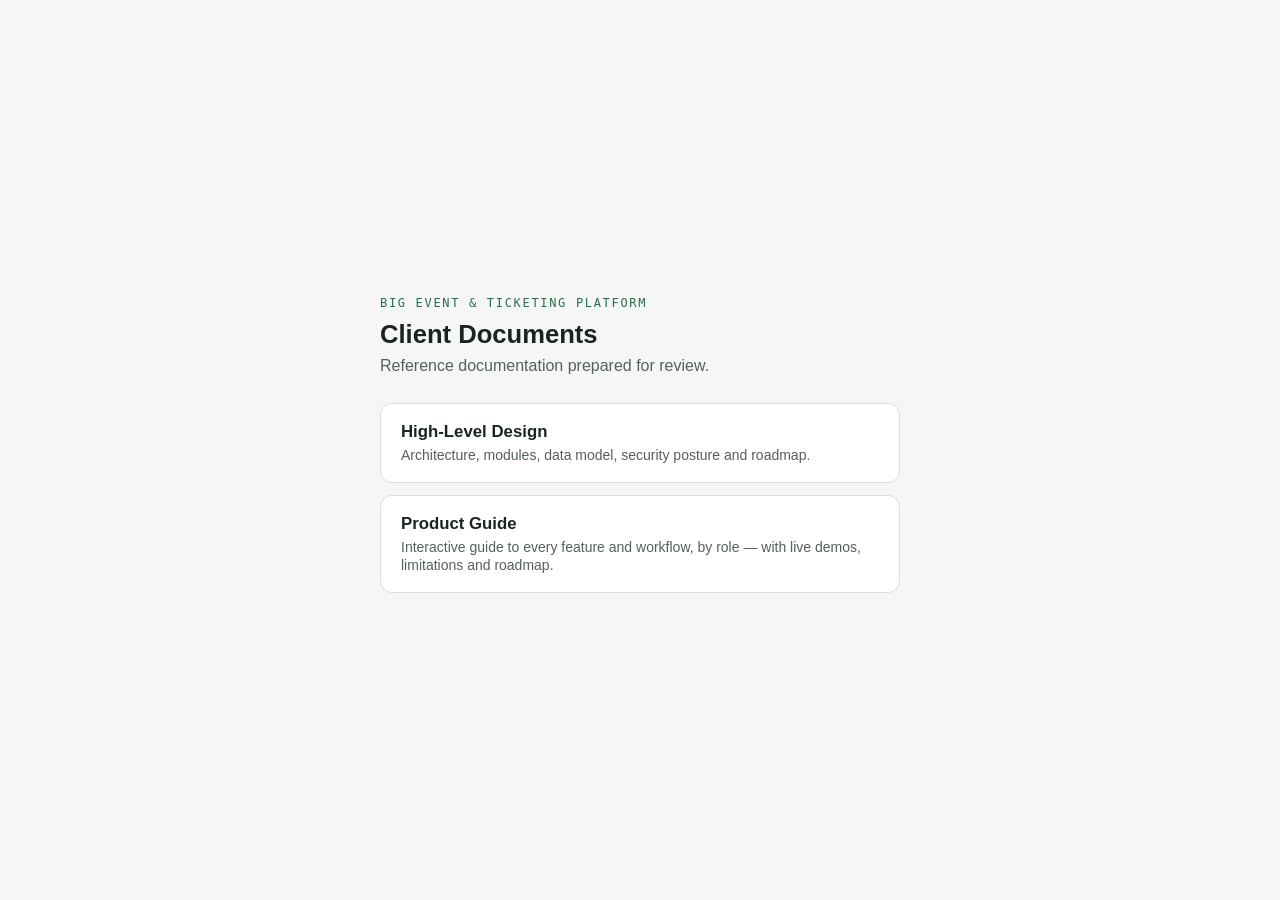
<file: index.html>
<!doctype html>
<html lang="en">
<head>
<meta charset="utf-8">
<meta name="viewport" content="width=device-width, initial-scale=1">
<meta name="robots" content="noindex, nofollow, noarchive">
<title>BiG Client Documents</title>
<style>
  :root {
    --bg:#f6f7f4; --surface:#ffffff; --ink:#1c2420; --ink-muted:#566058;
    --line:#dbe1d8; --accent:#2e6b4e; --accent-soft:#e4eee6;
  }
  @media (prefers-color-scheme: dark) {
    :root { --bg:#12180f; --surface:#171f19; --ink:#e9ede7; --ink-muted:#a7b1a2; --line:#2b342c; --accent:#74c297; --accent-soft:#1e332a; }
  }
  * { box-sizing:border-box; }
  body { margin:0; min-height:100vh; display:flex; align-items:center; justify-content:center; background:var(--bg); color:var(--ink);
    font-family:-apple-system,"Segoe UI",sans-serif; padding:24px; }
  .card { max-width:520px; width:100%; }
  .eyebrow { font-family:ui-monospace,monospace; font-size:12px; letter-spacing:.14em; text-transform:uppercase; color:var(--accent); margin-bottom:10px; }
  h1 { font-size:1.6rem; margin:0 0 8px; }
  p.sub { color:var(--ink-muted); margin:0 0 28px; }
  a.doc { display:block; background:var(--surface); border:1px solid var(--line); border-radius:12px; padding:18px 20px; margin-bottom:12px; text-decoration:none; color:var(--ink); }
  a.doc b { display:block; font-size:1.05rem; margin-bottom:4px; }
  a.doc span { color:var(--ink-muted); font-size:14px; }
  a.doc:hover { border-color:var(--accent); }
</style>
</head>
<body>
  <div class="card">
    <div class="eyebrow">BiG Event &amp; Ticketing Platform</div>
    <h1>Client Documents</h1>
    <p class="sub">Reference documentation prepared for review.</p>
    <a class="doc" href="hdl.html"><b>High-Level Design</b><span>Architecture, modules, data model, security posture and roadmap.</span></a>
    <a class="doc" href="guide/"><b>Product Guide</b><span>Interactive guide to every feature and workflow, by role — with live demos, limitations and roadmap.</span></a>
  </div>
</body>
</html>
</file>
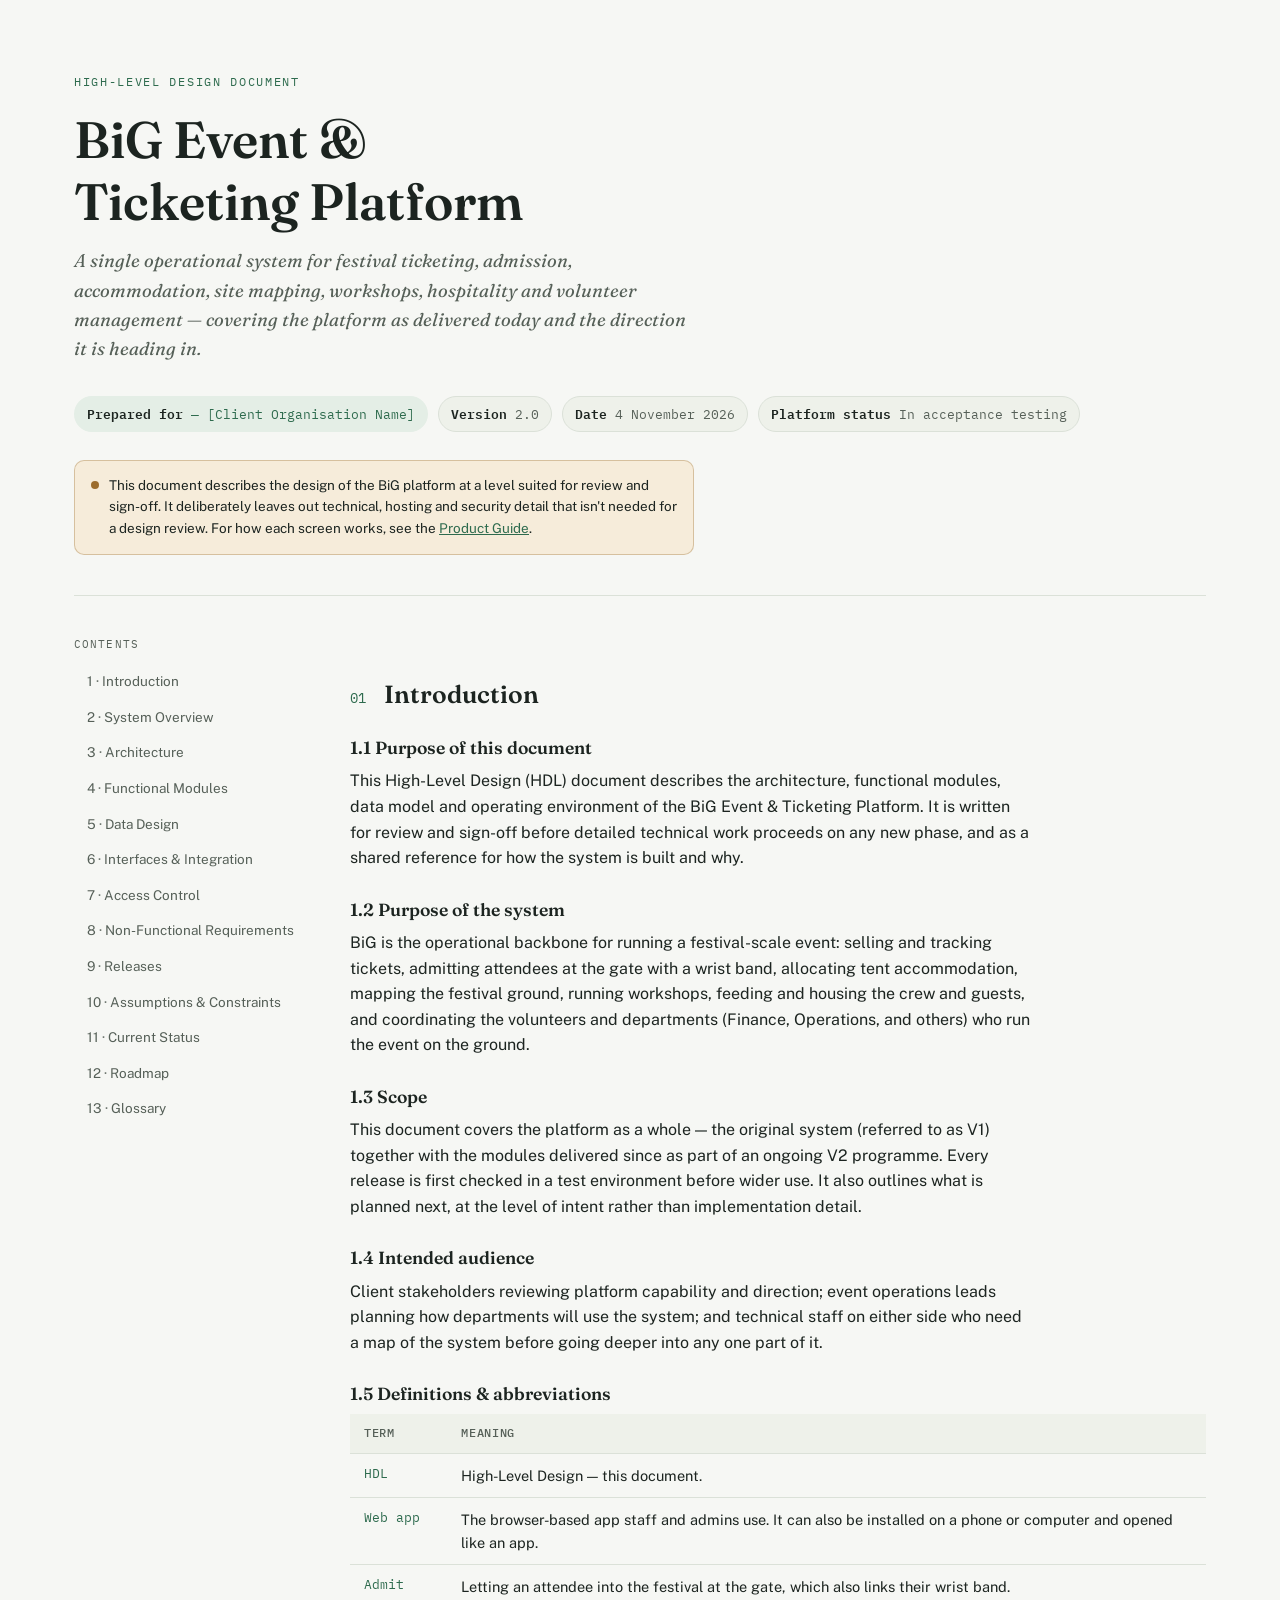
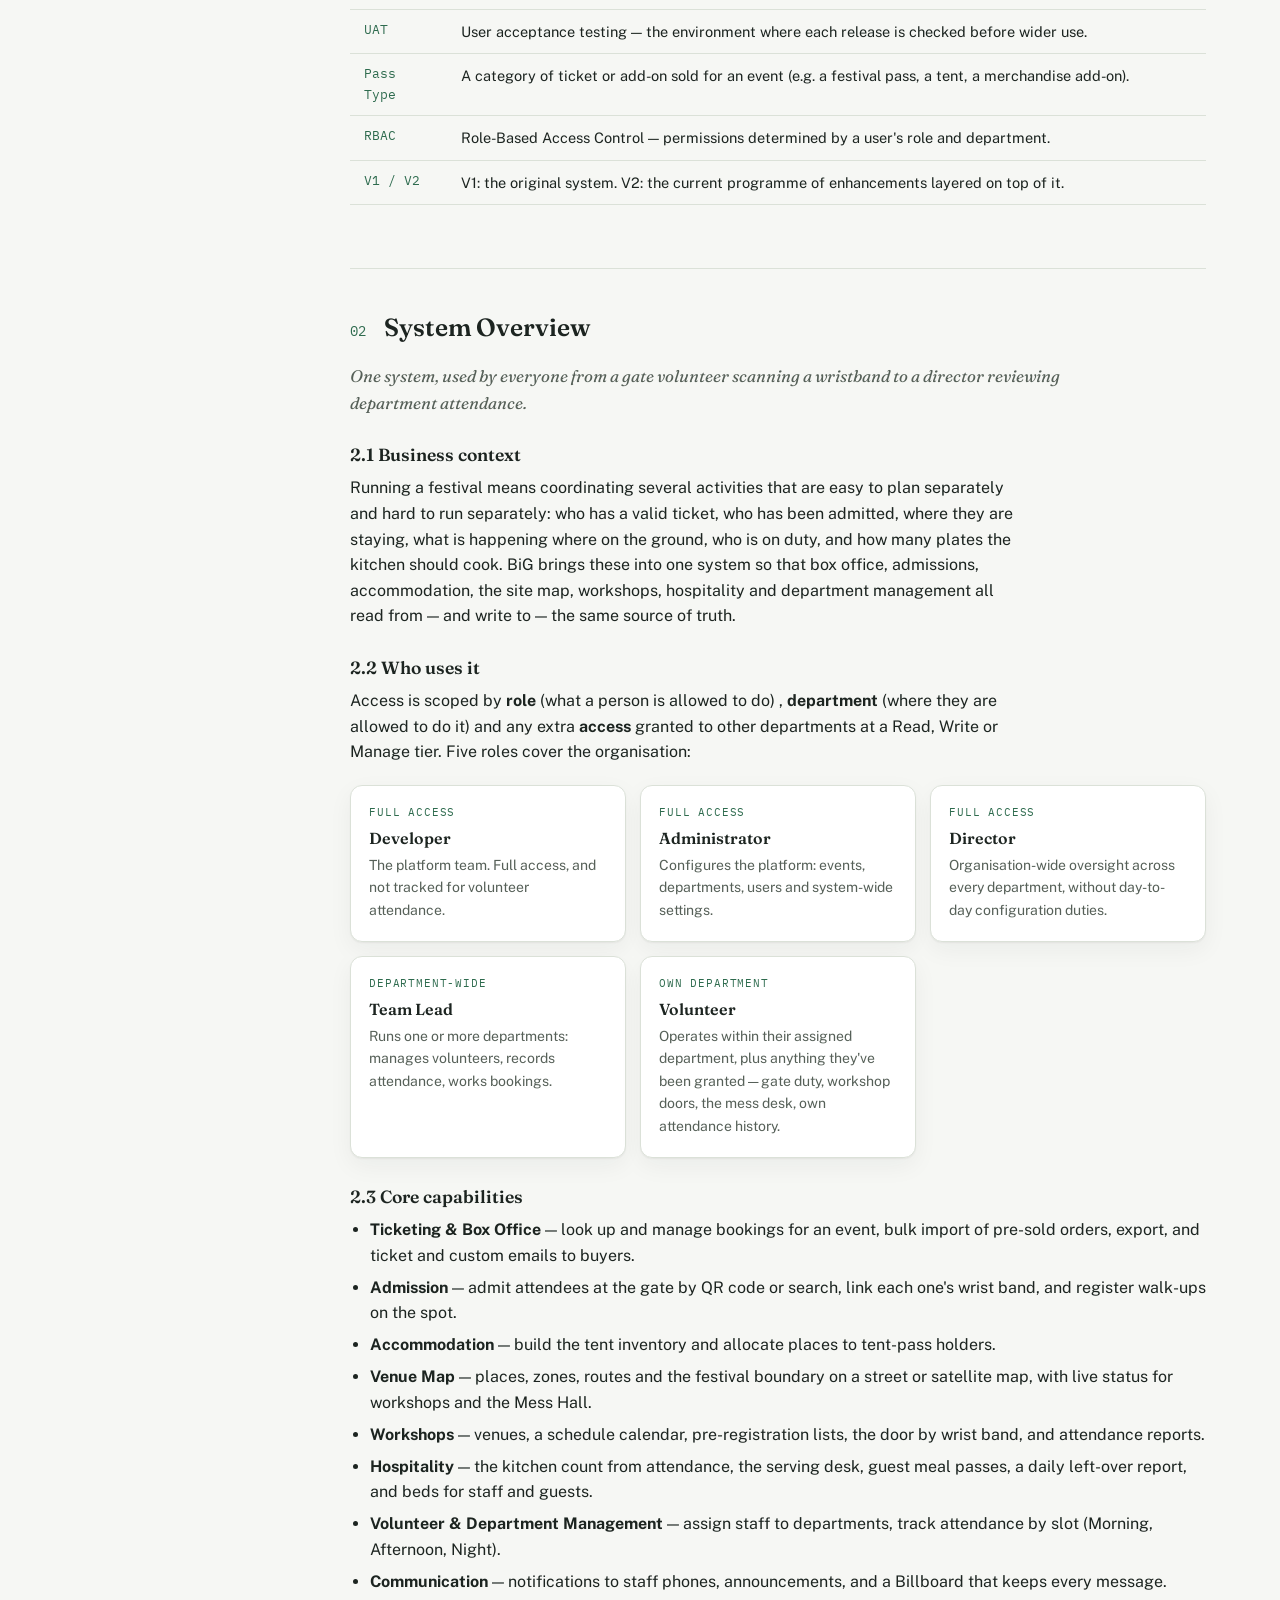
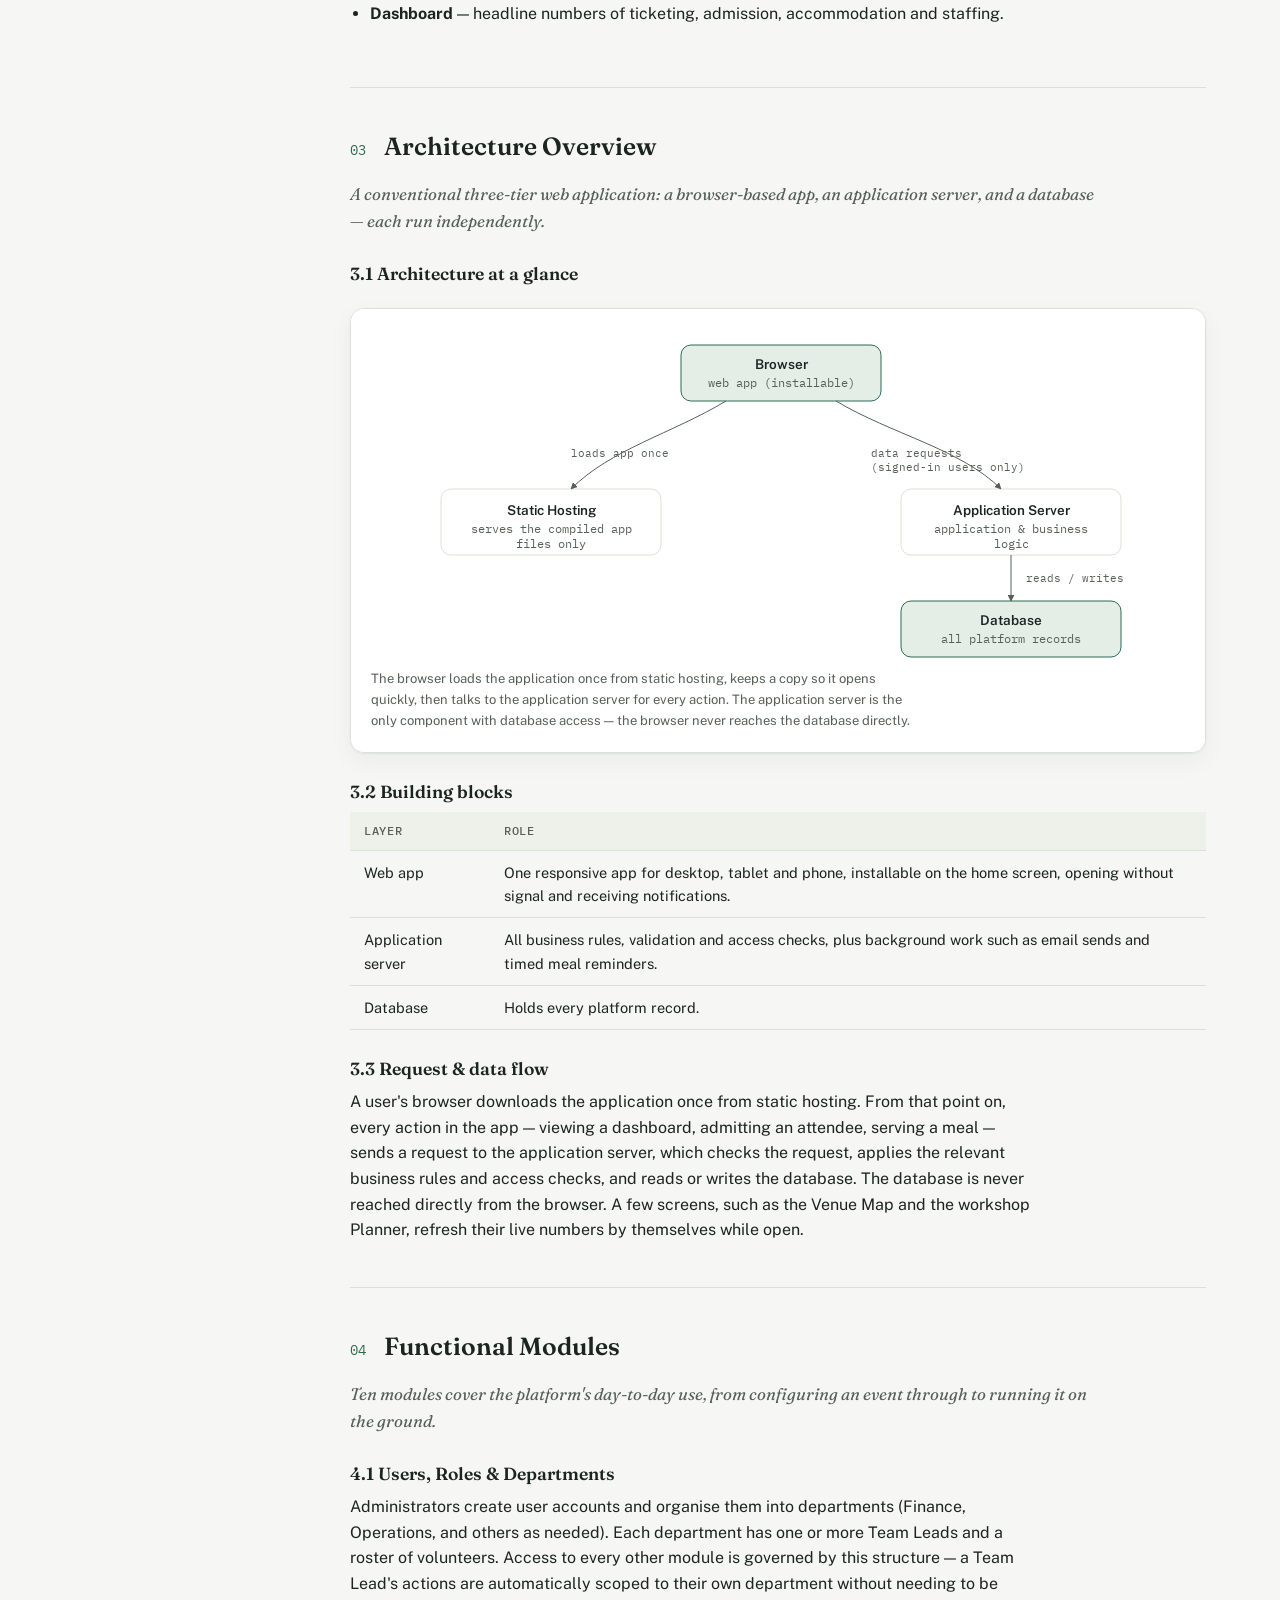
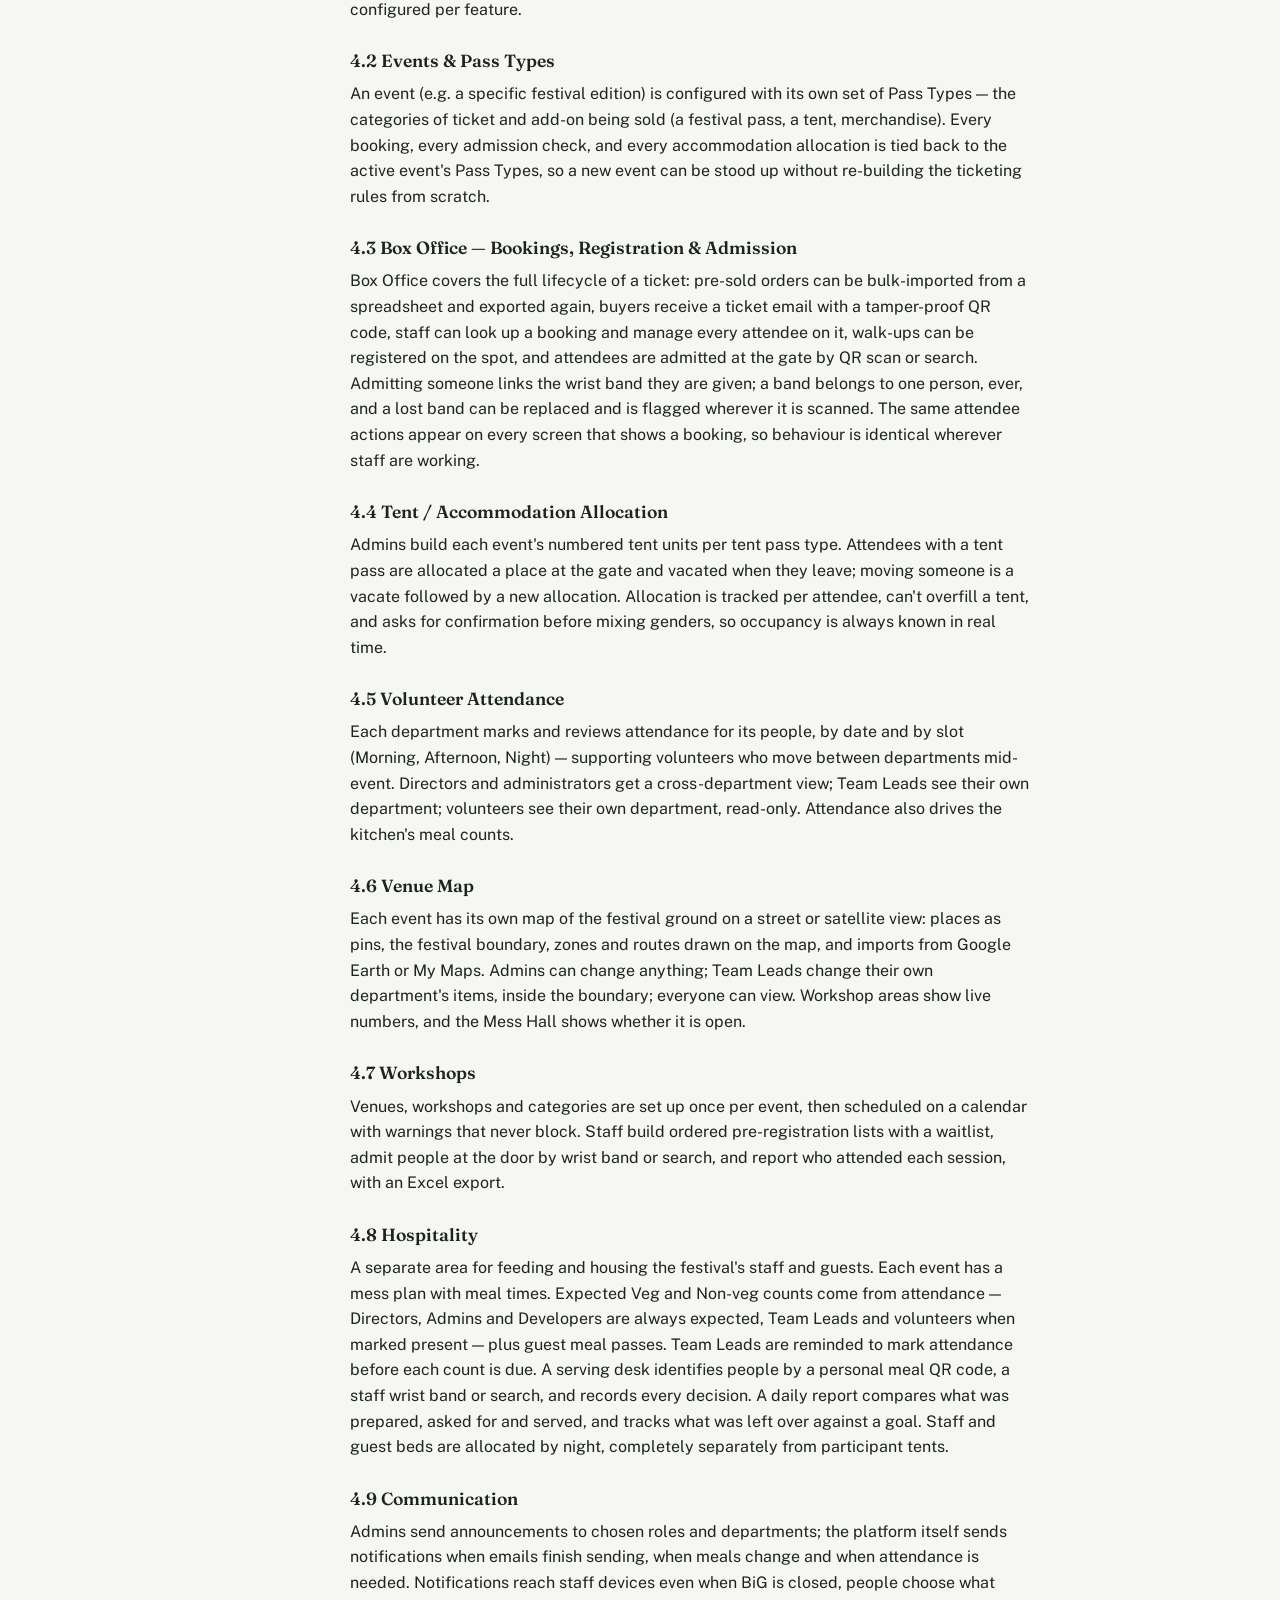
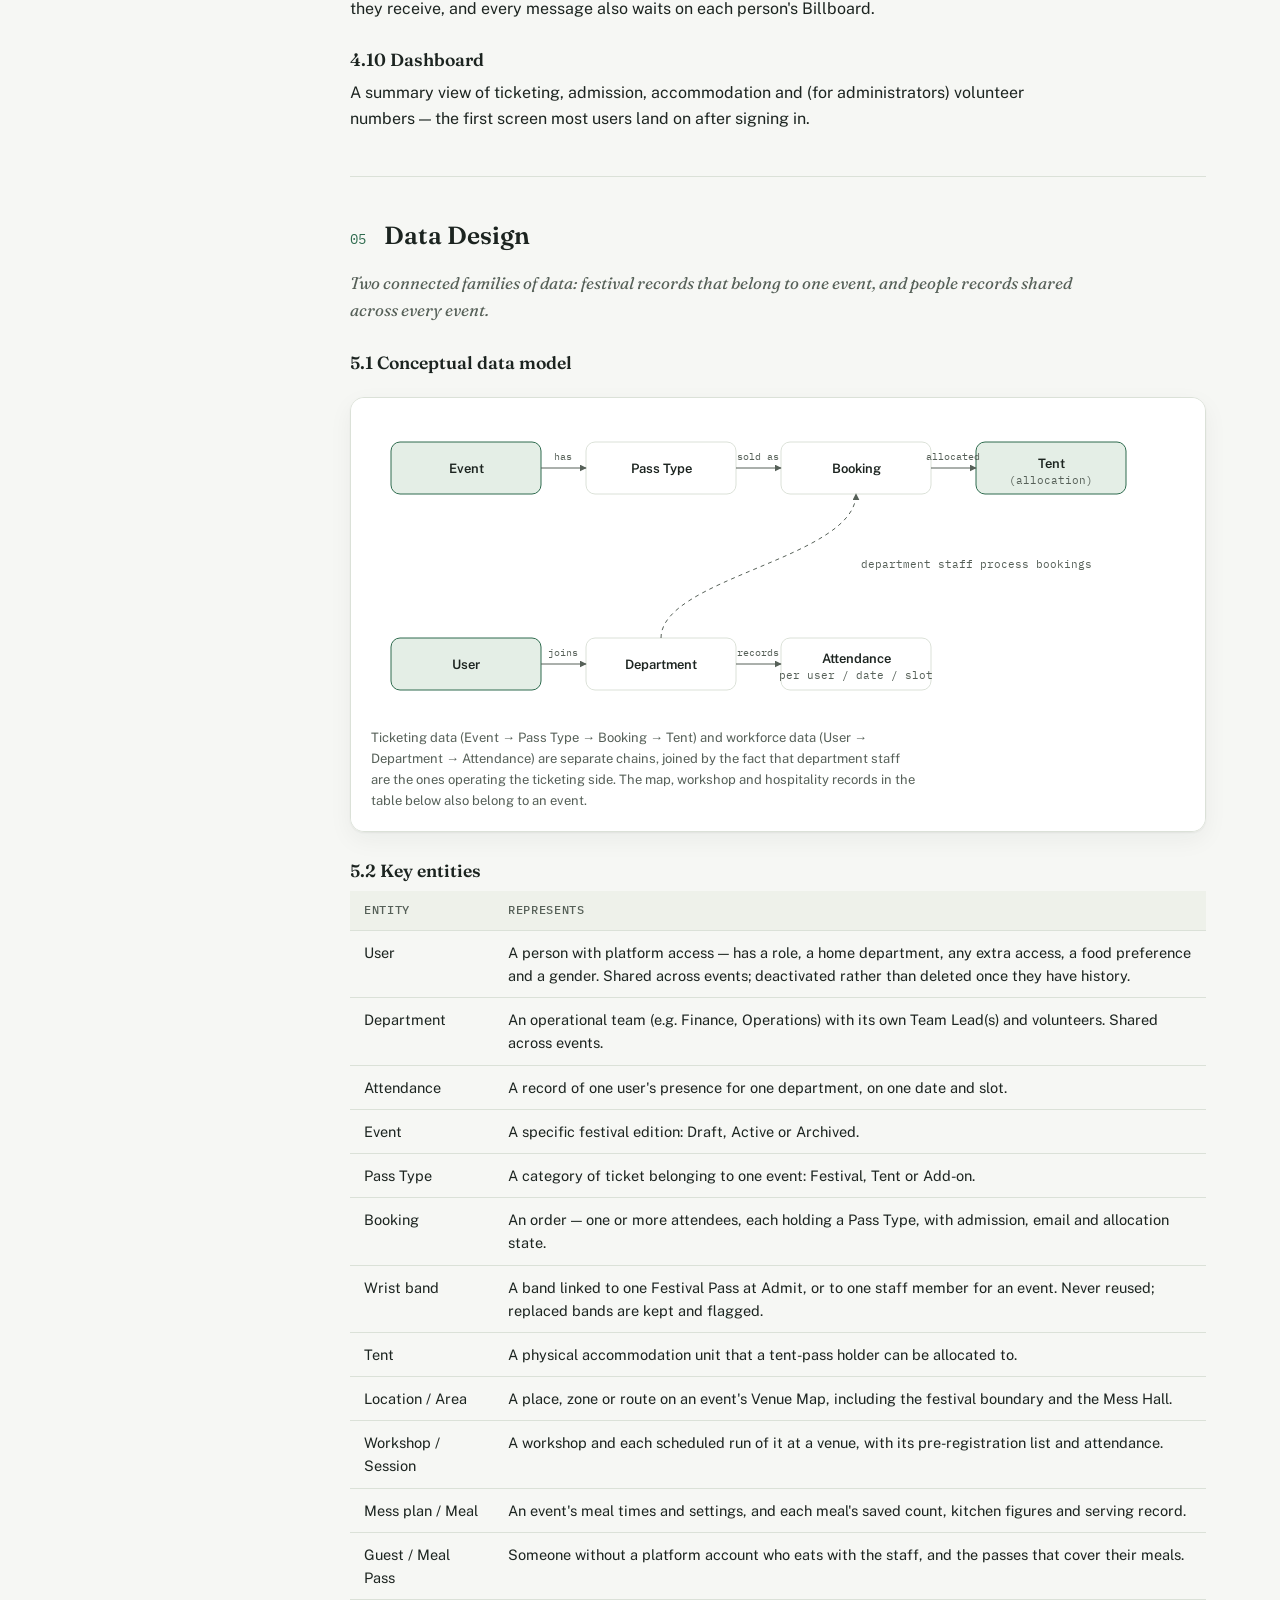
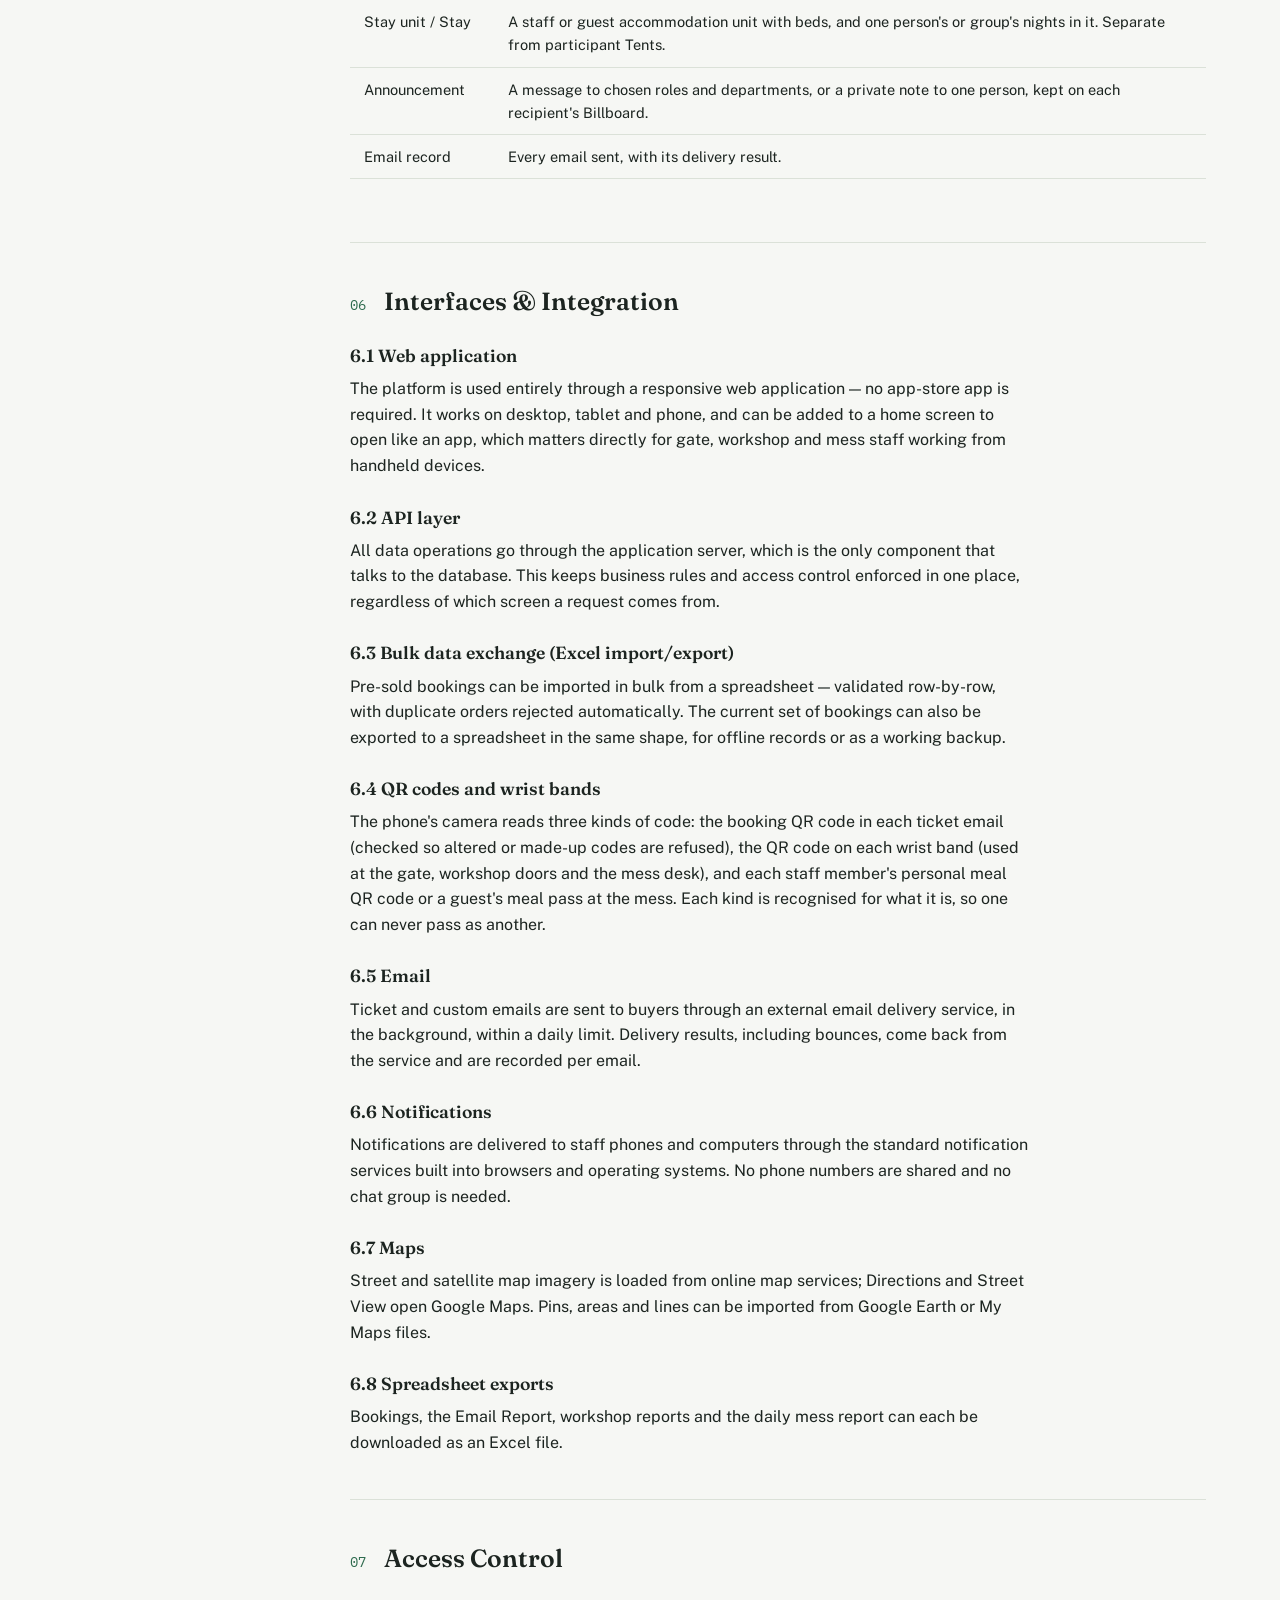
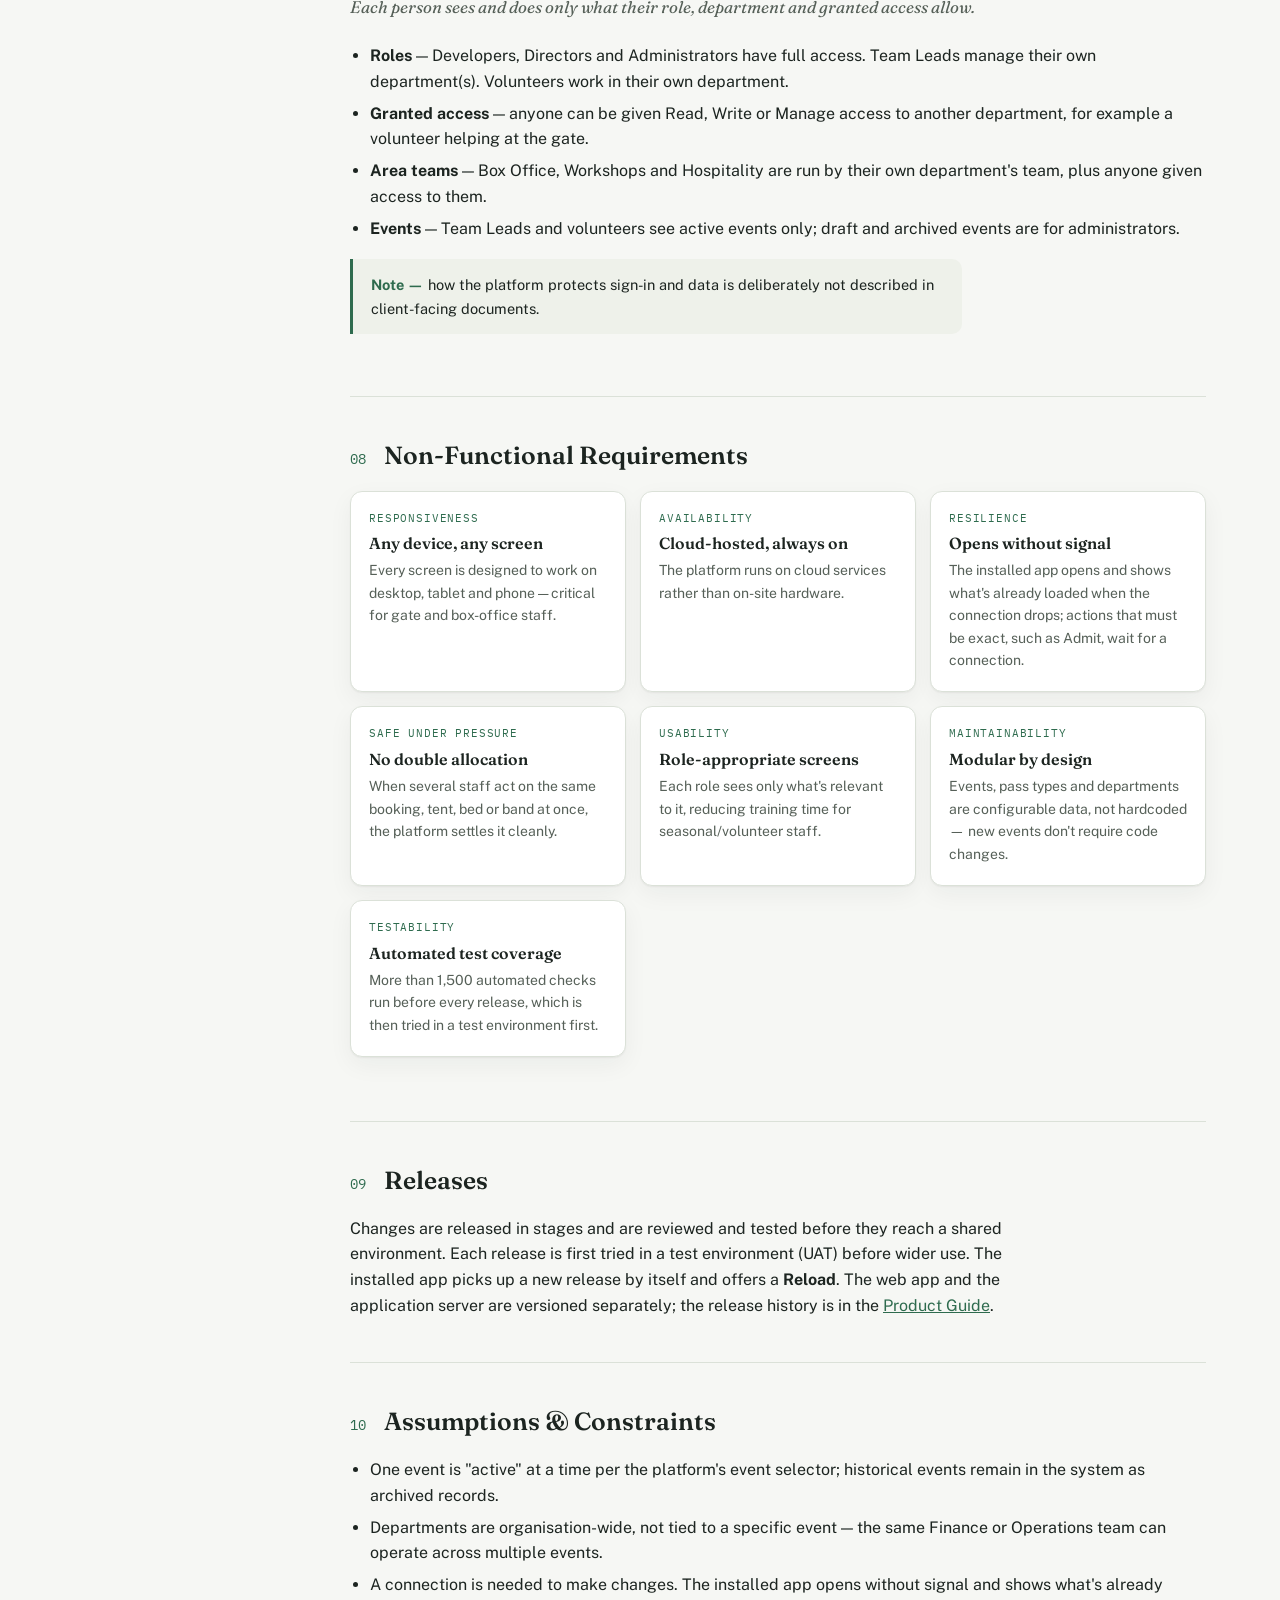
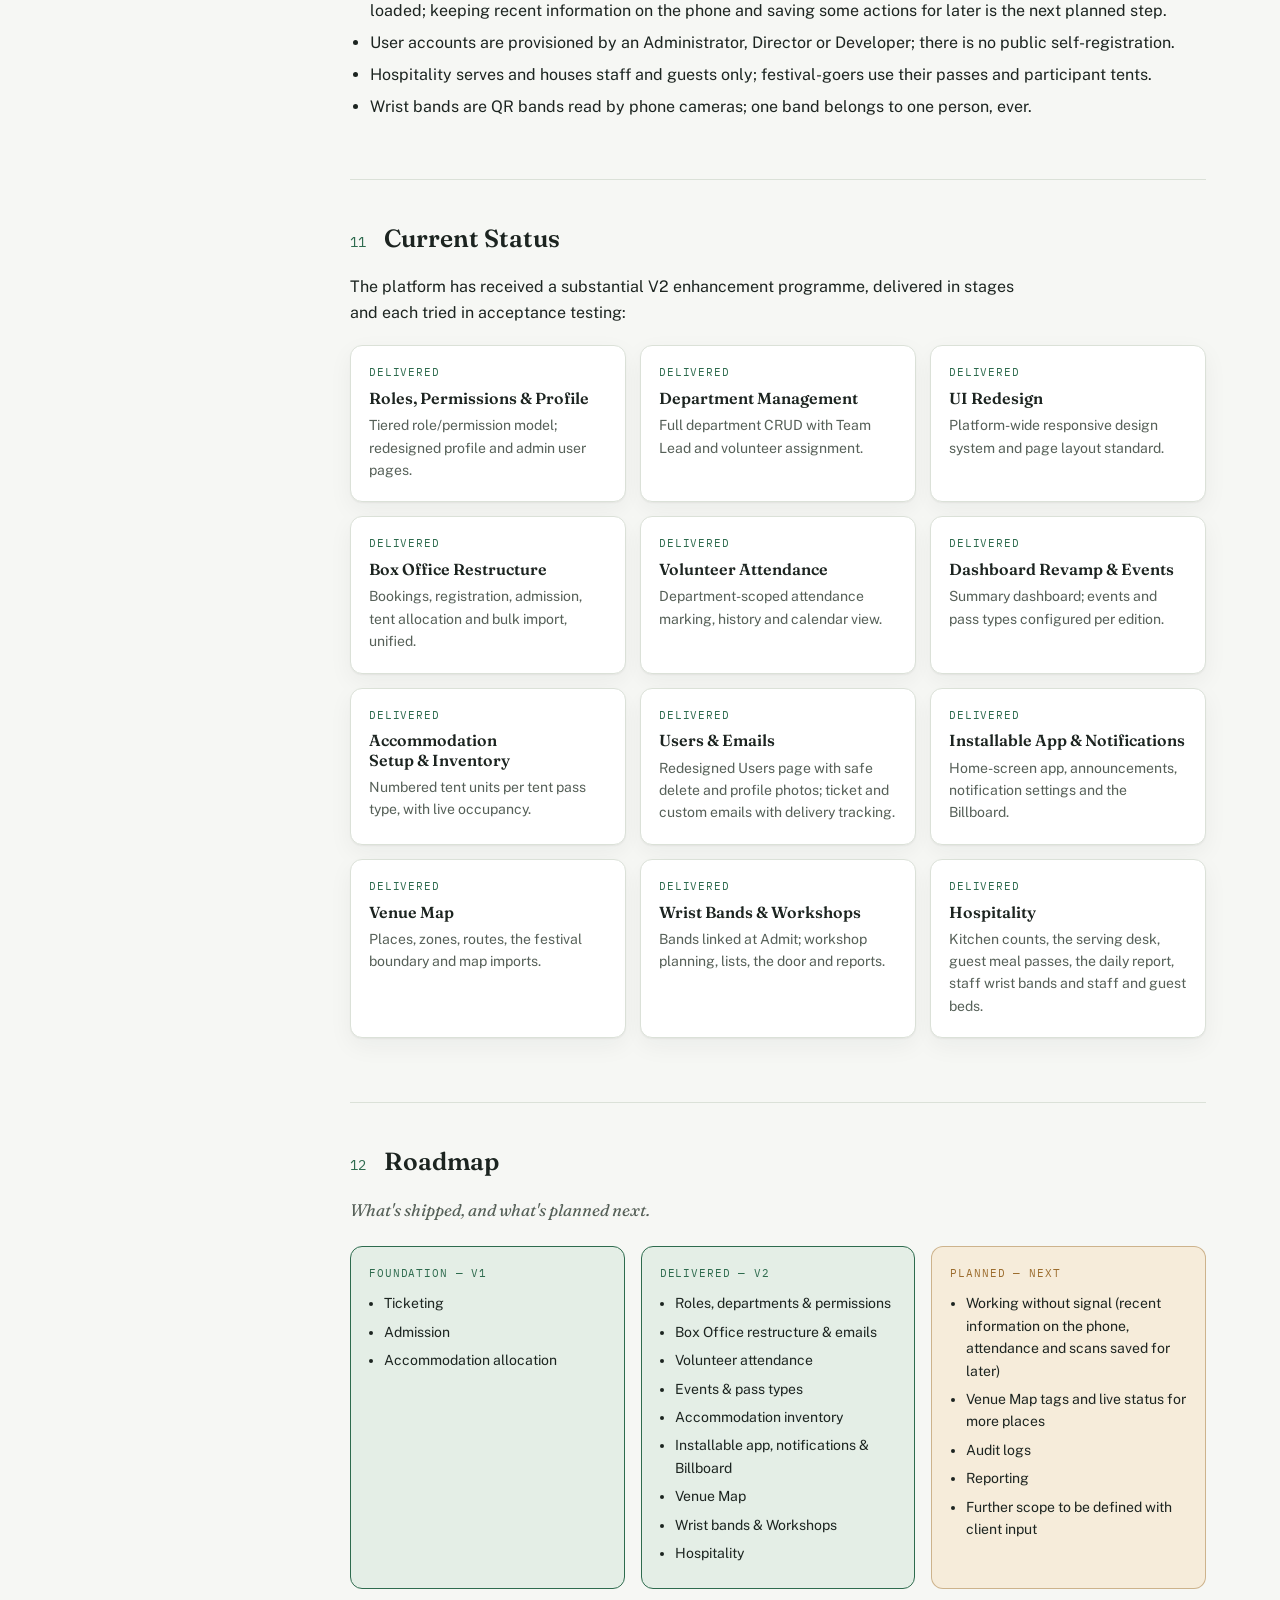
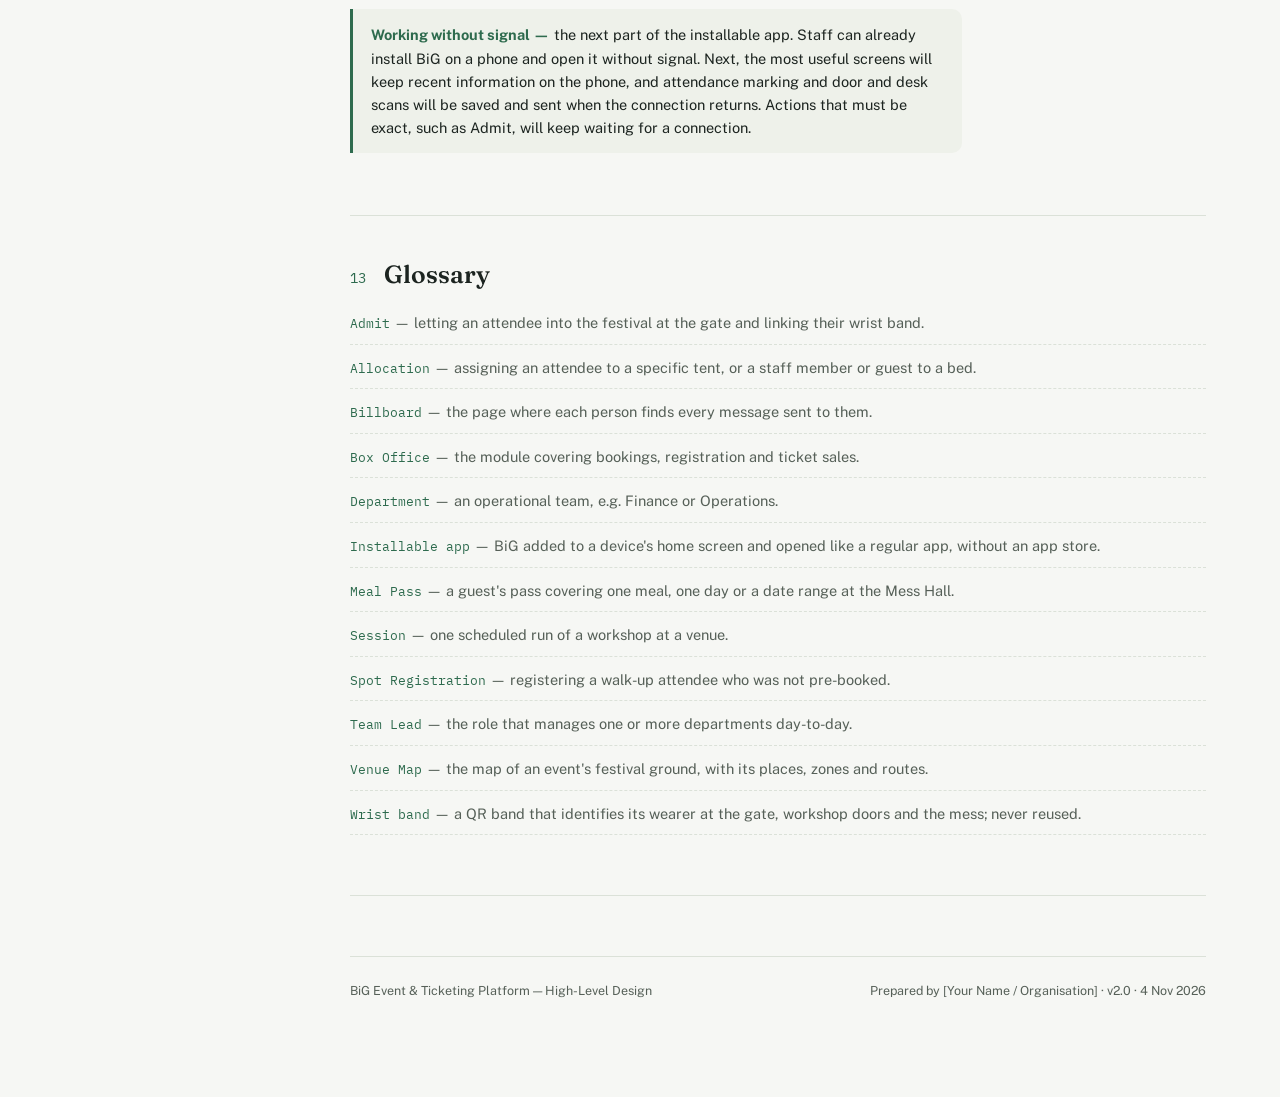
<file: hdl.html>
<!doctype html>
<html lang="en">
<head>
<meta charset="utf-8">
<meta name="viewport" content="width=device-width, initial-scale=1">
<meta name="robots" content="noindex, nofollow, noarchive">
<meta name="description" content="BiG Event & Ticketing Platform — High-Level Design document.">
<title>BiG Platform HDL</title>
<style>
  :root {
    --bg: #f6f7f4;
    --surface: #ffffff;
    --surface-2: #eef1ea;
    --ink: #1c2420;
    --ink-muted: #566058;
    --line: #dbe1d8;
    --accent: #2e6b4e;
    --accent-ink: #ffffff;
    --accent-soft: #e4eee6;
    --gold: #9c6d2e;
    --gold-soft: #f6ecda;
    --shadow: 0 1px 2px rgba(28,36,32,0.06), 0 8px 24px rgba(28,36,32,0.05);
  }
  @media (prefers-color-scheme: dark) {
    :root:not([data-theme="light"]) {
      --bg: #12180f;
      --surface: #171f19;
      --surface-2: #1d2620;
      --ink: #e9ede7;
      --ink-muted: #a7b1a2;
      --line: #2b342c;
      --accent: #74c297;
      --accent-ink: #0d1712;
      --accent-soft: #1e332a;
      --gold: #d9a862;
      --gold-soft: #2c2213;
      --shadow: 0 1px 2px rgba(0,0,0,0.3), 0 8px 24px rgba(0,0,0,0.35);
    }
  }
  :root[data-theme="dark"] {
    --bg: #12180f;
    --surface: #171f19;
    --surface-2: #1d2620;
    --ink: #e9ede7;
    --ink-muted: #a7b1a2;
    --line: #2b342c;
    --accent: #74c297;
    --accent-ink: #0d1712;
    --accent-soft: #1e332a;
    --gold: #d9a862;
    --gold-soft: #2c2213;
    --shadow: 0 1px 2px rgba(0,0,0,0.3), 0 8px 24px rgba(0,0,0,0.35);
  }

  * { box-sizing: border-box; }
  html { -webkit-text-size-adjust: 100%; }
  body {
    margin: 0;
    background: var(--bg);
    color: var(--ink);
    font-family: "Public Sans", -apple-system, "Segoe UI", sans-serif;
    font-size: 16px;
    line-height: 1.6;
  }
  h1, h2, h3, h4 {
    font-family: "Fraunces", Georgia, "Times New Roman", serif;
    color: var(--ink);
    text-wrap: balance;
    font-weight: 600;
    line-height: 1.2;
    margin: 0;
  }
  a { color: var(--accent); }
  .mono {
    font-family: "IBM Plex Mono", ui-monospace, "SFMono-Regular", monospace;
  }
  p { margin: 0 0 1em; color: var(--ink); }
  p:last-child { margin-bottom: 0; }
  ul, ol { margin: 0 0 1em; padding-left: 1.25em; color: var(--ink); }
  li { margin-bottom: 0.4em; }
  li:last-child { margin-bottom: 0; }

  .shell {
    max-width: 1180px;
    margin: 0 auto;
    padding: 0 24px 96px;
  }

  /* ---------- Cover ---------- */
  .cover {
    padding: 72px 0 40px;
    border-bottom: 1px solid var(--line);
    margin-bottom: 40px;
  }
  .cover-eyebrow {
    font-family: "IBM Plex Mono", monospace;
    font-size: 12px;
    letter-spacing: 0.14em;
    text-transform: uppercase;
    color: var(--accent);
    margin-bottom: 18px;
  }
  .cover h1 {
    font-size: clamp(2.1rem, 4.5vw, 3.2rem);
    max-width: 16ch;
  }
  .cover .sub {
    font-size: 1.15rem;
    color: var(--ink-muted);
    max-width: 52ch;
    margin-top: 14px;
    font-family: "Fraunces", Georgia, serif;
    font-weight: 400;
    font-style: italic;
  }
  .meta-row {
    display: flex;
    flex-wrap: wrap;
    gap: 10px;
    margin-top: 32px;
  }
  .chip {
    font-family: "IBM Plex Mono", monospace;
    font-size: 12.5px;
    padding: 7px 12px;
    border-radius: 999px;
    background: var(--surface-2);
    border: 1px solid var(--line);
    color: var(--ink-muted);
    white-space: nowrap;
  }
  .chip b { color: var(--ink); font-weight: 600; }
  .chip.accent { background: var(--accent-soft); color: var(--accent); border-color: transparent; }
  .confidential {
    margin-top: 28px;
    display: flex;
    gap: 10px;
    align-items: flex-start;
    padding: 14px 16px;
    background: var(--gold-soft);
    border: 1px solid color-mix(in srgb, var(--gold) 35%, transparent);
    border-radius: 10px;
    max-width: 62ch;
  }
  .confidential p { color: var(--ink); font-size: 13.5px; margin: 0; }
  .confidential .dot {
    width: 8px; height: 8px; border-radius: 50%;
    background: var(--gold); margin-top: 6px; flex: none;
  }

  /* ---------- Layout: sidebar + content ---------- */
  .layout {
    display: grid;
    grid-template-columns: 220px minmax(0, 1fr);
    gap: 56px;
    align-items: start;
  }
  @media (max-width: 900px) {
    .layout { grid-template-columns: 1fr; }
  }
  .toc-desktop {
    position: sticky;
    top: 24px;
    display: flex;
    flex-direction: column;
    gap: 2px;
    font-size: 13.5px;
  }
  .toc-desktop .toc-label {
    font-family: "IBM Plex Mono", monospace;
    font-size: 11px;
    letter-spacing: 0.1em;
    text-transform: uppercase;
    color: var(--ink-muted);
    margin-bottom: 10px;
  }
  .toc-desktop a {
    color: var(--ink-muted);
    text-decoration: none;
    padding: 6px 0;
    border-left: 2px solid transparent;
    padding-left: 12px;
    margin-left: -1px;
  }
  .toc-desktop a:hover { color: var(--accent); border-left-color: var(--accent); }
  /* This override must come after the base .toc-desktop rule above —
     otherwise the later, unconditional `display: flex` there wins the
     cascade at equal specificity and the sidebar never actually hides
     on mobile (it did exactly that: a `position: sticky` block stuck
     over the page on every scroll, on every screen size). */
  @media (max-width: 900px) {
    .toc-desktop { display: none; }
  }

  .toc-mobile {
    display: none;
    margin-bottom: 32px;
    border: 1px solid var(--line);
    border-radius: 10px;
    background: var(--surface);
  }
  @media (max-width: 900px) {
    .toc-mobile { display: block; }
  }
  .toc-mobile summary {
    cursor: pointer;
    padding: 14px 16px;
    font-family: "IBM Plex Mono", monospace;
    font-size: 12px;
    letter-spacing: 0.08em;
    text-transform: uppercase;
    color: var(--accent);
  }
  .toc-mobile .toc-grid {
    padding: 0 16px 16px;
    display: grid;
    gap: 6px;
    font-size: 14px;
  }
  .toc-mobile a { color: var(--ink-muted); text-decoration: none; }

  /* ---------- Sections ---------- */
  main { min-width: 0; }
  section {
    padding: 44px 0;
    border-bottom: 1px solid var(--line);
    scroll-margin-top: 20px;
  }
  section:last-child { border-bottom: none; }
  .sec-head {
    display: flex;
    gap: 18px;
    align-items: baseline;
    margin-bottom: 20px;
  }
  .sec-num {
    font-family: "IBM Plex Mono", monospace;
    font-size: 14px;
    color: var(--accent);
    flex: none;
    padding-top: 4px;
  }
  .sec-head h2 { font-size: 1.55rem; }
  h3 {
    font-size: 1.1rem;
    margin: 28px 0 10px;
  }
  h3:first-child { margin-top: 0; }
  .lede {
    font-family: "Fraunces", Georgia, serif;
    font-weight: 400;
    font-style: italic;
    font-size: 1.05rem;
    color: var(--ink-muted);
    max-width: 68ch;
    margin-bottom: 22px;
  }
  .prose { max-width: 68ch; }

  /* ---------- Tables ---------- */
  .table-wrap { overflow-x: auto; margin: 0 0 1.2em; }
  table {
    border-collapse: collapse;
    width: 100%;
    font-size: 14.5px;
    min-width: 480px;
  }
  th, td {
    text-align: left;
    padding: 10px 14px;
    border-bottom: 1px solid var(--line);
    vertical-align: top;
  }
  th {
    font-family: "IBM Plex Mono", monospace;
    font-size: 11.5px;
    letter-spacing: 0.06em;
    text-transform: uppercase;
    color: var(--ink-muted);
    font-weight: 500;
    background: var(--surface-2);
  }
  td.mono { font-family: "IBM Plex Mono", monospace; font-size: 13px; color: var(--accent); }

  /* ---------- Cards / grids ---------- */
  .card-grid {
    display: grid;
    grid-template-columns: repeat(auto-fit, minmax(230px, 1fr));
    gap: 14px;
    margin: 20px 0;
  }
  .card {
    background: var(--surface);
    border: 1px solid var(--line);
    border-radius: 12px;
    padding: 18px 18px 20px;
    box-shadow: var(--shadow);
  }
  .card h4 { font-size: 1rem; margin-bottom: 6px; }
  .card p { font-size: 14px; color: var(--ink-muted); margin: 0; }
  .card .tag {
    font-family: "IBM Plex Mono", monospace;
    font-size: 10.5px;
    letter-spacing: 0.08em;
    text-transform: uppercase;
    color: var(--accent);
    display: block;
    margin-bottom: 8px;
  }

  /* ---------- Callouts ---------- */
  .callout {
    background: var(--surface-2);
    border-left: 3px solid var(--accent);
    border-radius: 0 10px 10px 0;
    padding: 14px 18px;
    margin: 18px 0;
    font-size: 14.5px;
    max-width: 68ch;
  }
  .callout p { margin: 0; }
  .callout b { color: var(--accent); }

  /* ---------- Diagram figures ---------- */
  figure { margin: 24px 0; }
  figure svg { height: auto; display: block; }
  figcaption {
    font-size: 13px;
    color: var(--ink-muted);
    margin-top: 10px;
    max-width: 68ch;
  }
  .diagram-frame {
    background: var(--surface);
    border: 1px solid var(--line);
    border-radius: 14px;
    padding: 20px;
    box-shadow: var(--shadow);
    overflow-x: auto;
  }
  /* Diagrams hold their drawn size and scroll horizontally on narrow
     screens instead of shrinking — shrunk labels stop being legible
     well before the page gets phone-narrow. */
  .diagram-frame svg { width: 820px; max-width: none; flex: none; }
  .scroll-hint { display: none; }
  @media (max-width: 900px) {
    .scroll-hint { display: block; margin-top: 4px; color: var(--accent); font-weight: 600; }
  }
  svg text { fill: var(--ink); font-family: "Public Sans", sans-serif; }
  svg .lbl { fill: var(--ink-muted); font-family: "IBM Plex Mono", monospace; }
  svg .box-accent { fill: var(--accent-soft); stroke: var(--accent); }
  svg .box { fill: var(--surface); stroke: var(--line); }
  svg .arrow { stroke: var(--ink-muted); fill: none; }

  /* ---------- Roadmap timeline ---------- */
  .timeline {
    display: grid;
    grid-template-columns: repeat(3, 1fr);
    gap: 16px;
    margin: 20px 0;
  }
  @media (max-width: 700px) { .timeline { grid-template-columns: 1fr; } }
  .stage {
    border-radius: 12px;
    padding: 18px;
    border: 1px solid var(--line);
    background: var(--surface);
  }
  .stage.done { border-color: var(--accent); background: var(--accent-soft); }
  .stage.planned { border-color: color-mix(in srgb, var(--gold) 45%, transparent); background: var(--gold-soft); }
  .stage .stage-label {
    font-family: "IBM Plex Mono", monospace;
    font-size: 11px;
    letter-spacing: 0.08em;
    text-transform: uppercase;
    color: var(--ink-muted);
    margin-bottom: 10px;
  }
  .stage.done .stage-label { color: var(--accent); }
  .stage.planned .stage-label { color: var(--gold); }
  .stage ul { margin: 0; padding-left: 1.1em; font-size: 14px; }
  .stage li { margin-bottom: 6px; }

  /* ---------- Glossary ---------- */
  .glossary { display: grid; grid-template-columns: 1fr; gap: 10px; }
  .glossary dt {
    font-family: "IBM Plex Mono", monospace;
    font-size: 13px;
    color: var(--accent);
    display: inline;
  }
  .glossary dd { margin: 2px 0 0; font-size: 14.5px; color: var(--ink-muted); display: inline; }
  .glossary div { padding-bottom: 8px; border-bottom: 1px dashed var(--line); }

  footer {
    margin-top: 60px;
    padding-top: 24px;
    border-top: 1px solid var(--line);
    font-size: 12.5px;
    color: var(--ink-muted);
    display: flex;
    justify-content: space-between;
    flex-wrap: wrap;
    gap: 10px;
  }
</style>

<link rel="stylesheet" href="https://fonts.googleapis.com/css2?family=Fraunces:ital,wght@0,400;0,600;1,400&family=Public+Sans:wght@400;500;600;700&family=IBM+Plex+Mono:wght@400;500&display=swap">
</head>
<body>


<div class="shell">

  <div class="cover">
    <div class="cover-eyebrow">High-Level Design Document</div>
    <h1>BiG Event &amp; Ticketing Platform</h1>
    <p class="sub">A single operational system for festival ticketing, admission, accommodation, site mapping, workshops, hospitality and volunteer management — covering the platform as delivered today and the direction it is heading in.</p>
    <div class="meta-row">
      <span class="chip accent"><b>Prepared for</b> — [Client Organisation Name]</span>
      <span class="chip"><b>Version</b> 2.0</span>
      <span class="chip"><b>Date</b> 4 November 2026</span>
      <span class="chip"><b>Platform status</b> In acceptance testing</span>
    </div>
    <div class="confidential">
      <span class="dot"></span>
      <p>This document describes the design of the BiG platform at a level suited for review and sign-off. It deliberately leaves out technical, hosting and security detail that isn't needed for a design review. For how each screen works, see the <a href="guide/">Product Guide</a>.</p>
    </div>
  </div>

  <div class="layout">
    <nav class="toc-desktop" aria-label="Table of contents">
      <div class="toc-label">Contents</div>
      <a href="#introduction">1 · Introduction</a>
      <a href="#overview">2 · System Overview</a>
      <a href="#architecture">3 · Architecture</a>
      <a href="#modules">4 · Functional Modules</a>
      <a href="#data">5 · Data Design</a>
      <a href="#interfaces">6 · Interfaces &amp; Integration</a>
      <a href="#security">7 · Access Control</a>
      <a href="#nfr">8 · Non-Functional Requirements</a>
      <a href="#deployment">9 · Releases</a>
      <a href="#assumptions">10 · Assumptions &amp; Constraints</a>
      <a href="#status">11 · Current Status</a>
      <a href="#roadmap">12 · Roadmap</a>
      <a href="#glossary">13 · Glossary</a>
    </nav>

    <main>

      <details class="toc-mobile">
        <summary>Contents</summary>
        <div class="toc-grid">
          <a href="#introduction">1 · Introduction</a>
          <a href="#overview">2 · System Overview</a>
          <a href="#architecture">3 · Architecture</a>
          <a href="#modules">4 · Functional Modules</a>
          <a href="#data">5 · Data Design</a>
          <a href="#interfaces">6 · Interfaces &amp; Integration</a>
          <a href="#security">7 · Access Control</a>
          <a href="#nfr">8 · Non-Functional Requirements</a>
          <a href="#deployment">9 · Releases</a>
          <a href="#assumptions">10 · Assumptions &amp; Constraints</a>
          <a href="#status">11 · Current Status</a>
          <a href="#roadmap">12 · Roadmap</a>
          <a href="#glossary">13 · Glossary</a>
        </div>
      </details>

      <!-- 1. INTRODUCTION -->
      <section id="introduction">
        <div class="sec-head"><span class="sec-num">01</span><h2>Introduction</h2></div>

        <h3>1.1 Purpose of this document</h3>
        <div class="prose">
          <p>This High-Level Design (HDL) document describes the architecture, functional modules, data model and operating environment of the BiG Event &amp; Ticketing Platform. It is written for review and sign-off before detailed technical work proceeds on any new phase, and as a shared reference for how the system is built and why.</p>
        </div>

        <h3>1.2 Purpose of the system</h3>
        <div class="prose">
          <p>BiG is the operational backbone for running a festival-scale event: selling and tracking tickets, admitting attendees at the gate with a wrist band, allocating tent accommodation, mapping the festival ground, running workshops, feeding and housing the crew and guests, and coordinating the volunteers and departments (Finance, Operations, and others) who run the event on the ground.</p>
        </div>

        <h3>1.3 Scope</h3>
        <div class="prose">
          <p>This document covers the platform as a whole — the original system (referred to as V1) together with the modules delivered since as part of an ongoing V2 programme. Every release is first checked in a test environment before wider use. It also outlines what is planned next, at the level of intent rather than implementation detail.</p>
        </div>

        <h3>1.4 Intended audience</h3>
        <div class="prose">
          <p>Client stakeholders reviewing platform capability and direction; event operations leads planning how departments will use the system; and technical staff on either side who need a map of the system before going deeper into any one part of it.</p>
        </div>

        <h3>1.5 Definitions &amp; abbreviations</h3>
        <div class="table-wrap">
          <table>
            <tr><th>Term</th><th>Meaning</th></tr>
            <tr><td class="mono">HDL</td><td>High-Level Design — this document.</td></tr>
            <tr><td class="mono">Web app</td><td>The browser-based app staff and admins use. It can also be installed on a phone or computer and opened like an app.</td></tr>
            <tr><td class="mono">Admit</td><td>Letting an attendee into the festival at the gate, which also links their wrist band.</td></tr>
            <tr><td class="mono">UAT</td><td>User acceptance testing — the environment where each release is checked before wider use.</td></tr>
            <tr><td class="mono">Pass Type</td><td>A category of ticket or add-on sold for an event (e.g. a festival pass, a tent, a merchandise add-on).</td></tr>
            <tr><td class="mono">RBAC</td><td>Role-Based Access Control — permissions determined by a user's role and department.</td></tr>
            <tr><td class="mono">V1 / V2</td><td>V1: the original system. V2: the current programme of enhancements layered on top of it.</td></tr>
          </table>
        </div>
      </section>

      <!-- 2. SYSTEM OVERVIEW -->
      <section id="overview">
        <div class="sec-head"><span class="sec-num">02</span><h2>System Overview</h2></div>
        <p class="lede">One system, used by everyone from a gate volunteer scanning a wristband to a director reviewing department attendance.</p>

        <h3>2.1 Business context</h3>
        <div class="prose">
          <p>Running a festival means coordinating several activities that are easy to plan separately and hard to run separately: who has a valid ticket, who has been admitted, where they are staying, what is happening where on the ground, who is on duty, and how many plates the kitchen should cook. BiG brings these into one system so that box office, admissions, accommodation, the site map, workshops, hospitality and department management all read from — and write to — the same source of truth.</p>
        </div>

        <h3>2.2 Who uses it</h3>
        <div class="prose">
          <p>Access is scoped by <strong>role</strong> (what a person is allowed to do) , <strong>department</strong> (where they are allowed to do it) and any extra <strong>access</strong> granted to other departments at a Read, Write or Manage tier. Five roles cover the organisation:</p>
        </div>
        <div class="card-grid">
          <div class="card"><span class="tag">Full access</span><h4>Developer</h4><p>The platform team. Full access, and not tracked for volunteer attendance.</p></div>
          <div class="card"><span class="tag">Full access</span><h4>Administrator</h4><p>Configures the platform: events, departments, users and system-wide settings.</p></div>
          <div class="card"><span class="tag">Full access</span><h4>Director</h4><p>Organisation-wide oversight across every department, without day-to-day configuration duties.</p></div>
          <div class="card"><span class="tag">Department-wide</span><h4>Team Lead</h4><p>Runs one or more departments: manages volunteers, records attendance, works bookings.</p></div>
          <div class="card"><span class="tag">Own department</span><h4>Volunteer</h4><p>Operates within their assigned department, plus anything they've been granted — gate duty, workshop doors, the mess desk, own attendance history.</p></div>
        </div>

        <h3>2.3 Core capabilities</h3>
        <ul>
          <li><strong>Ticketing &amp; Box Office</strong> — look up and manage bookings for an event, bulk import of pre-sold orders, export, and ticket and custom emails to buyers.</li>
          <li><strong>Admission</strong> — admit attendees at the gate by QR code or search, link each one's wrist band, and register walk-ups on the spot.</li>
          <li><strong>Accommodation</strong> — build the tent inventory and allocate places to tent-pass holders.</li>
          <li><strong>Venue Map</strong> — places, zones, routes and the festival boundary on a street or satellite map, with live status for workshops and the Mess Hall.</li>
          <li><strong>Workshops</strong> — venues, a schedule calendar, pre-registration lists, the door by wrist band, and attendance reports.</li>
          <li><strong>Hospitality</strong> — the kitchen count from attendance, the serving desk, guest meal passes, a daily left-over report, and beds for staff and guests.</li>
          <li><strong>Volunteer &amp; Department Management</strong> — assign staff to departments, track attendance by slot (Morning, Afternoon, Night).</li>
          <li><strong>Communication</strong> — notifications to staff phones, announcements, and a Billboard that keeps every message.</li>
          <li><strong>Dashboard</strong> — headline numbers of ticketing, admission, accommodation and staffing.</li>
        </ul>
      </section>

      <!-- 3. ARCHITECTURE -->
      <section id="architecture">
        <div class="sec-head"><span class="sec-num">03</span><h2>Architecture Overview</h2></div>
        <p class="lede">A conventional three-tier web application: a browser-based app, an application server, and a database — each run independently.</p>

        <h3>3.1 Architecture at a glance</h3>
        <figure class="diagram-frame">
          <svg viewBox="0 0 820 330" role="img" aria-label="Browser loads the web app once from static hosting, then talks to the application server for all data, which in turn reads and writes the database.">
            <defs>
              <marker id="arrow" viewBox="0 0 10 10" refX="9" refY="5" markerWidth="7" markerHeight="7" orient="auto-start-reverse">
                <path d="M0,0 L10,5 L0,10 z" fill="currentColor" class="lbl" style="fill:var(--ink-muted)"/>
              </marker>
            </defs>

            <!-- Browser -->
            <rect x="310" y="16" width="200" height="56" rx="10" class="box-accent"/>
            <text x="410" y="40" text-anchor="middle" font-size="13.5" font-weight="600">Browser</text>
            <text x="410" y="58" text-anchor="middle" font-size="11.5" class="lbl">web app (installable)</text>

            <!-- Static hosting -->
            <rect x="70" y="160" width="220" height="66" rx="10" class="box"/>
            <text x="180" y="186" text-anchor="middle" font-size="13.5" font-weight="600">Static Hosting</text>
            <text x="180" y="204" text-anchor="middle" font-size="11.5" class="lbl">serves the compiled app</text>
            <text x="180" y="219" text-anchor="middle" font-size="11.5" class="lbl">files only</text>

            <!-- Application server -->
            <rect x="530" y="160" width="220" height="66" rx="10" class="box"/>
            <text x="640" y="186" text-anchor="middle" font-size="13.5" font-weight="600">Application Server</text>
            <text x="640" y="204" text-anchor="middle" font-size="11.5" class="lbl">application &amp; business</text>
            <text x="640" y="219" text-anchor="middle" font-size="11.5" class="lbl">logic</text>

            <!-- Database -->
            <rect x="530" y="272" width="220" height="56" rx="10" class="box-accent"/>
            <text x="640" y="296" text-anchor="middle" font-size="13.5" font-weight="600">Database</text>
            <text x="640" y="314" text-anchor="middle" font-size="11.5" class="lbl">all platform records</text>

            <!-- Browser -> Static hosting -->
            <path d="M355,72 C300,105 240,120 200,160" class="arrow" marker-end="url(#arrow)"/>
            <text x="200" y="128" font-size="11" class="lbl">loads app once</text>

            <!-- Browser -> API -->
            <path d="M465,72 C520,105 590,120 630,160" class="arrow" marker-end="url(#arrow)"/>
            <text x="500" y="128" font-size="11" class="lbl">data requests</text>
            <text x="500" y="142" font-size="11" class="lbl">(signed-in users only)</text>

            <!-- API -> DB -->
            <path d="M640,226 L640,272" class="arrow" marker-end="url(#arrow)"/>
            <text x="655" y="253" font-size="11" class="lbl">reads / writes</text>
          </svg>
          <figcaption>The browser loads the application once from static hosting, keeps a copy so it opens quickly, then talks to the application server for every action. The application server is the only component with database access — the browser never reaches the database directly. <span class="scroll-hint">On a narrow screen, swipe sideways within the diagram to see all of it.</span></figcaption>
        </figure>

        <h3>3.2 Building blocks</h3>
        <div class="table-wrap">
          <table>
            <tr><th>Layer</th><th>Role</th></tr>
            <tr><td>Web app</td><td>One responsive app for desktop, tablet and phone, installable on the home screen, opening without signal and receiving notifications.</td></tr>
            <tr><td>Application server</td><td>All business rules, validation and access checks, plus background work such as email sends and timed meal reminders.</td></tr>
            <tr><td>Database</td><td>Holds every platform record.</td></tr>
          </table>
        </div>

        <h3>3.3 Request &amp; data flow</h3>
        <div class="prose">
          <p>A user's browser downloads the application once from static hosting. From that point on, every action in the app — viewing a dashboard, admitting an attendee, serving a meal — sends a request to the application server, which checks the request, applies the relevant business rules and access checks, and reads or writes the database. The database is never reached directly from the browser. A few screens, such as the Venue Map and the workshop Planner, refresh their live numbers by themselves while open.</p>
        </div>
      </section>

      <!-- 4. MODULES -->
      <section id="modules">
        <div class="sec-head"><span class="sec-num">04</span><h2>Functional Modules</h2></div>
        <p class="lede">Ten modules cover the platform's day-to-day use, from configuring an event through to running it on the ground.</p>

        <h3>4.1 Users, Roles &amp; Departments</h3>
        <div class="prose">
          <p>Administrators create user accounts and organise them into departments (Finance, Operations, and others as needed). Each department has one or more Team Leads and a roster of volunteers. Access to every other module is governed by this structure — a Team Lead's actions are automatically scoped to their own department without needing to be configured per feature.</p>
        </div>

        <h3>4.2 Events &amp; Pass Types</h3>
        <div class="prose">
          <p>An event (e.g. a specific festival edition) is configured with its own set of Pass Types — the categories of ticket and add-on being sold (a festival pass, a tent, merchandise). Every booking, every admission check, and every accommodation allocation is tied back to the active event's Pass Types, so a new event can be stood up without re-building the ticketing rules from scratch.</p>
        </div>

        <h3>4.3 Box Office — Bookings, Registration &amp; Admission</h3>
        <div class="prose">
          <p>Box Office covers the full lifecycle of a ticket: pre-sold orders can be bulk-imported from a spreadsheet and exported again, buyers receive a ticket email with a tamper-proof QR code, staff can look up a booking and manage every attendee on it, walk-ups can be registered on the spot, and attendees are admitted at the gate by QR scan or search. Admitting someone links the wrist band they are given; a band belongs to one person, ever, and a lost band can be replaced and is flagged wherever it is scanned. The same attendee actions appear on every screen that shows a booking, so behaviour is identical wherever staff are working.</p>
        </div>

        <h3>4.4 Tent / Accommodation Allocation</h3>
        <div class="prose">
          <p>Admins build each event's numbered tent units per tent pass type. Attendees with a tent pass are allocated a place at the gate and vacated when they leave; moving someone is a vacate followed by a new allocation. Allocation is tracked per attendee, can't overfill a tent, and asks for confirmation before mixing genders, so occupancy is always known in real time.</p>
        </div>

        <h3>4.5 Volunteer Attendance</h3>
        <div class="prose">
          <p>Each department marks and reviews attendance for its people, by date and by slot (Morning, Afternoon, Night) — supporting volunteers who move between departments mid-event. Directors and administrators get a cross-department view; Team Leads see their own department; volunteers see their own department, read-only. Attendance also drives the kitchen's meal counts.</p>
        </div>

        <h3>4.6 Venue Map</h3>
        <div class="prose">
          <p>Each event has its own map of the festival ground on a street or satellite view: places as pins, the festival boundary, zones and routes drawn on the map, and imports from Google Earth or My Maps. Admins can change anything; Team Leads change their own department's items, inside the boundary; everyone can view. Workshop areas show live numbers, and the Mess Hall shows whether it is open.</p>
        </div>

        <h3>4.7 Workshops</h3>
        <div class="prose">
          <p>Venues, workshops and categories are set up once per event, then scheduled on a calendar with warnings that never block. Staff build ordered pre-registration lists with a waitlist, admit people at the door by wrist band or search, and report who attended each session, with an Excel export.</p>
        </div>

        <h3>4.8 Hospitality</h3>
        <div class="prose">
          <p>A separate area for feeding and housing the festival's staff and guests. Each event has a mess plan with meal times. Expected Veg and Non-veg counts come from attendance — Directors, Admins and Developers are always expected, Team Leads and volunteers when marked present — plus guest meal passes. Team Leads are reminded to mark attendance before each count is due. A serving desk identifies people by a personal meal QR code, a staff wrist band or search, and records every decision. A daily report compares what was prepared, asked for and served, and tracks what was left over against a goal. Staff and guest beds are allocated by night, completely separately from participant tents.</p>
        </div>

        <h3>4.9 Communication</h3>
        <div class="prose">
          <p>Admins send announcements to chosen roles and departments; the platform itself sends notifications when emails finish sending, when meals change and when attendance is needed. Notifications reach staff devices even when BiG is closed, people choose what they receive, and every message also waits on each person's Billboard.</p>
        </div>

        <h3>4.10 Dashboard</h3>
        <div class="prose">
          <p>A summary view of ticketing, admission, accommodation and (for administrators) volunteer numbers — the first screen most users land on after signing in.</p>
        </div>
      </section>

      <!-- 5. DATA DESIGN -->
      <section id="data">
        <div class="sec-head"><span class="sec-num">05</span><h2>Data Design</h2></div>
        <p class="lede">Two connected families of data: festival records that belong to one event, and people records shared across every event.</p>

        <h3>5.1 Conceptual data model</h3>
        <figure class="diagram-frame">
          <svg viewBox="0 0 820 300" role="img" aria-label="An Event has Pass Types, which are sold as Bookings, which can be allocated a Tent. Separately, Users belong to Departments and generate Attendance records. Department staff are the ones who operate on Bookings.">
            <!-- Ticketing chain -->
            <rect x="20" y="24" width="150" height="52" rx="9" class="box-accent"/>
            <text x="95" y="55" text-anchor="middle" font-size="13" font-weight="600">Event</text>

            <rect x="215" y="24" width="150" height="52" rx="9" class="box"/>
            <text x="290" y="55" text-anchor="middle" font-size="13" font-weight="600">Pass Type</text>

            <rect x="410" y="24" width="150" height="52" rx="9" class="box"/>
            <text x="485" y="55" text-anchor="middle" font-size="13" font-weight="600">Booking</text>

            <rect x="605" y="24" width="150" height="52" rx="9" class="box-accent"/>
            <text x="680" y="50" text-anchor="middle" font-size="13" font-weight="600">Tent</text>
            <text x="680" y="66" text-anchor="middle" font-size="10.5" class="lbl">(allocation)</text>

            <path d="M170,50 L215,50" class="arrow" marker-end="url(#arrow)"/>
            <text x="192" y="42" text-anchor="middle" font-size="10" class="lbl">has</text>
            <path d="M365,50 L410,50" class="arrow" marker-end="url(#arrow)"/>
            <text x="387" y="42" text-anchor="middle" font-size="10" class="lbl">sold as</text>
            <path d="M560,50 L605,50" class="arrow" marker-end="url(#arrow)"/>
            <text x="582" y="42" text-anchor="middle" font-size="10" class="lbl">allocated</text>

            <!-- Workforce chain -->
            <rect x="20" y="220" width="150" height="52" rx="9" class="box-accent"/>
            <text x="95" y="251" text-anchor="middle" font-size="13" font-weight="600">User</text>

            <rect x="215" y="220" width="150" height="52" rx="9" class="box"/>
            <text x="290" y="251" text-anchor="middle" font-size="13" font-weight="600">Department</text>

            <rect x="410" y="220" width="150" height="52" rx="9" class="box"/>
            <text x="485" y="245" text-anchor="middle" font-size="13" font-weight="600">Attendance</text>
            <text x="485" y="261" text-anchor="middle" font-size="10.5" class="lbl">per user / date / slot</text>

            <path d="M170,246 L215,246" class="arrow" marker-end="url(#arrow)"/>
            <text x="192" y="238" text-anchor="middle" font-size="10" class="lbl">joins</text>
            <path d="M365,246 L410,246" class="arrow" marker-end="url(#arrow)"/>
            <text x="387" y="238" text-anchor="middle" font-size="10" class="lbl">records</text>

            <!-- Bridge -->
            <path d="M290,220 C290,160 485,140 485,76" class="arrow" marker-end="url(#arrow)" stroke-dasharray="4 4"/>
            <text x="490" y="150" font-size="10.5" class="lbl">department staff process bookings</text>
          </svg>
          <figcaption>Ticketing data (Event → Pass Type → Booking → Tent) and workforce data (User → Department → Attendance) are separate chains, joined by the fact that department staff are the ones operating the ticketing side. The map, workshop and hospitality records in the table below also belong to an event. <span class="scroll-hint">On a narrow screen, swipe sideways within the diagram to see all of it.</span></figcaption>
        </figure>

        <h3>5.2 Key entities</h3>
        <div class="table-wrap">
          <table>
            <tr><th>Entity</th><th>Represents</th></tr>
            <tr><td>User</td><td>A person with platform access — has a role, a home department, any extra access, a food preference and a gender. Shared across events; deactivated rather than deleted once they have history.</td></tr>
            <tr><td>Department</td><td>An operational team (e.g. Finance, Operations) with its own Team Lead(s) and volunteers. Shared across events.</td></tr>
            <tr><td>Attendance</td><td>A record of one user's presence for one department, on one date and slot.</td></tr>
            <tr><td>Event</td><td>A specific festival edition: Draft, Active or Archived.</td></tr>
            <tr><td>Pass Type</td><td>A category of ticket belonging to one event: Festival, Tent or Add-on.</td></tr>
            <tr><td>Booking</td><td>An order — one or more attendees, each holding a Pass Type, with admission, email and allocation state.</td></tr>
            <tr><td>Wrist band</td><td>A band linked to one Festival Pass at Admit, or to one staff member for an event. Never reused; replaced bands are kept and flagged.</td></tr>
            <tr><td>Tent</td><td>A physical accommodation unit that a tent-pass holder can be allocated to.</td></tr>
            <tr><td>Location / Area</td><td>A place, zone or route on an event's Venue Map, including the festival boundary and the Mess Hall.</td></tr>
            <tr><td>Workshop / Session</td><td>A workshop and each scheduled run of it at a venue, with its pre-registration list and attendance.</td></tr>
            <tr><td>Mess plan / Meal</td><td>An event's meal times and settings, and each meal's saved count, kitchen figures and serving record.</td></tr>
            <tr><td>Guest / Meal Pass</td><td>Someone without a platform account who eats with the staff, and the passes that cover their meals.</td></tr>
            <tr><td>Stay unit / Stay</td><td>A staff or guest accommodation unit with beds, and one person's or group's nights in it. Separate from participant Tents.</td></tr>
            <tr><td>Announcement</td><td>A message to chosen roles and departments, or a private note to one person, kept on each recipient's Billboard.</td></tr>
            <tr><td>Email record</td><td>Every email sent, with its delivery result.</td></tr>
          </table>
        </div>
      </section>

      <!-- 6. INTERFACES -->
      <section id="interfaces">
        <div class="sec-head"><span class="sec-num">06</span><h2>Interfaces &amp; Integration</h2></div>

        <h3>6.1 Web application</h3>
        <p class="prose">The platform is used entirely through a responsive web application — no app-store app is required. It works on desktop, tablet and phone, and can be added to a home screen to open like an app, which matters directly for gate, workshop and mess staff working from handheld devices.</p>

        <h3>6.2 API layer</h3>
        <p class="prose">All data operations go through the application server, which is the only component that talks to the database. This keeps business rules and access control enforced in one place, regardless of which screen a request comes from.</p>

        <h3>6.3 Bulk data exchange (Excel import/export)</h3>
        <p class="prose">Pre-sold bookings can be imported in bulk from a spreadsheet — validated row-by-row, with duplicate orders rejected automatically. The current set of bookings can also be exported to a spreadsheet in the same shape, for offline records or as a working backup.</p>

        <h3>6.4 QR codes and wrist bands</h3>
        <p class="prose">The phone's camera reads three kinds of code: the booking QR code in each ticket email (checked so altered or made-up codes are refused), the QR code on each wrist band (used at the gate, workshop doors and the mess desk), and each staff member's personal meal QR code or a guest's meal pass at the mess. Each kind is recognised for what it is, so one can never pass as another.</p>

        <h3>6.5 Email</h3>
        <p class="prose">Ticket and custom emails are sent to buyers through an external email delivery service, in the background, within a daily limit. Delivery results, including bounces, come back from the service and are recorded per email.</p>

        <h3>6.6 Notifications</h3>
        <p class="prose">Notifications are delivered to staff phones and computers through the standard notification services built into browsers and operating systems. No phone numbers are shared and no chat group is needed.</p>

        <h3>6.7 Maps</h3>
        <p class="prose">Street and satellite map imagery is loaded from online map services; Directions and Street View open Google Maps. Pins, areas and lines can be imported from Google Earth or My Maps files.</p>

        <h3>6.8 Spreadsheet exports</h3>
        <p class="prose">Bookings, the Email Report, workshop reports and the daily mess report can each be downloaded as an Excel file.</p>
      </section>

      <!-- 7. SECURITY -->
      <section id="security">
        <div class="sec-head"><span class="sec-num">07</span><h2>Access Control</h2></div>
        <p class="lede">Each person sees and does only what their role, department and granted access allow.</p>

        <ul>
          <li><strong>Roles</strong> — Developers, Directors and Administrators have full access. Team Leads manage their own department(s). Volunteers work in their own department.</li>
          <li><strong>Granted access</strong> — anyone can be given Read, Write or Manage access to another department, for example a volunteer helping at the gate.</li>
          <li><strong>Area teams</strong> — Box Office, Workshops and Hospitality are run by their own department's team, plus anyone given access to them.</li>
          <li><strong>Events</strong> — Team Leads and volunteers see active events only; draft and archived events are for administrators.</li>
        </ul>
        <div class="callout">
          <p><b>Note —</b> how the platform protects sign-in and data is deliberately not described in client-facing documents.</p>
        </div>
      </section>

      <!-- 8. NFR -->
      <section id="nfr">
        <div class="sec-head"><span class="sec-num">08</span><h2>Non-Functional Requirements</h2></div>
        <div class="card-grid">
          <div class="card"><span class="tag">Responsiveness</span><h4>Any device, any screen</h4><p>Every screen is designed to work on desktop, tablet and phone — critical for gate and box-office staff.</p></div>
          <div class="card"><span class="tag">Availability</span><h4>Cloud-hosted, always on</h4><p>The platform runs on cloud services rather than on-site hardware.</p></div>
          <div class="card"><span class="tag">Resilience</span><h4>Opens without signal</h4><p>The installed app opens and shows what's already loaded when the connection drops; actions that must be exact, such as Admit, wait for a connection.</p></div>
          <div class="card"><span class="tag">Safe under pressure</span><h4>No double allocation</h4><p>When several staff act on the same booking, tent, bed or band at once, the platform settles it cleanly.</p></div>
          <div class="card"><span class="tag">Usability</span><h4>Role-appropriate screens</h4><p>Each role sees only what's relevant to it, reducing training time for seasonal/volunteer staff.</p></div>
          <div class="card"><span class="tag">Maintainability</span><h4>Modular by design</h4><p>Events, pass types and departments are configurable data, not hardcoded — new events don't require code changes.</p></div>
          <div class="card"><span class="tag">Testability</span><h4>Automated test coverage</h4><p>More than 1,500 automated checks run before every release, which is then tried in a test environment first.</p></div>
        </div>
      </section>

      <!-- 9. DEPLOYMENT -->
      <section id="deployment">
        <div class="sec-head"><span class="sec-num">09</span><h2>Releases</h2></div>
        <p class="prose">Changes are released in stages and are reviewed and tested before they reach a shared environment. Each release is first tried in a test environment (UAT) before wider use. The installed app picks up a new release by itself and offers a <b>Reload</b>. The web app and the application server are versioned separately; the release history is in the <a href="guide/#appendix-releases">Product Guide</a>.</p>
      </section>

      <!-- 10. ASSUMPTIONS -->
      <section id="assumptions">
        <div class="sec-head"><span class="sec-num">10</span><h2>Assumptions &amp; Constraints</h2></div>
        <ul>
          <li>One event is "active" at a time per the platform's event selector; historical events remain in the system as archived records.</li>
          <li>Departments are organisation-wide, not tied to a specific event — the same Finance or Operations team can operate across multiple events.</li>
          <li>A connection is needed to make changes. The installed app opens without signal and shows what's already loaded; keeping recent information on the phone and saving some actions for later is the next planned step.</li>
          <li>User accounts are provisioned by an Administrator, Director or Developer; there is no public self-registration.</li>
          <li>Hospitality serves and houses staff and guests only; festival-goers use their passes and participant tents.</li>
          <li>Wrist bands are QR bands read by phone cameras; one band belongs to one person, ever.</li>
        </ul>
      </section>

      <!-- 11. STATUS -->
      <section id="status">
        <div class="sec-head"><span class="sec-num">11</span><h2>Current Status</h2></div>
        <p class="prose">The platform has received a substantial V2 enhancement programme, delivered in stages and each tried in acceptance testing:</p>
        <div class="card-grid">
          <div class="card"><span class="tag">Delivered</span><h4>Roles, Permissions &amp; Profile</h4><p>Tiered role/permission model; redesigned profile and admin user pages.</p></div>
          <div class="card"><span class="tag">Delivered</span><h4>Department Management</h4><p>Full department CRUD with Team Lead and volunteer assignment.</p></div>
          <div class="card"><span class="tag">Delivered</span><h4>UI Redesign</h4><p>Platform-wide responsive design system and page layout standard.</p></div>
          <div class="card"><span class="tag">Delivered</span><h4>Box Office Restructure</h4><p>Bookings, registration, admission, tent allocation and bulk import, unified.</p></div>
          <div class="card"><span class="tag">Delivered</span><h4>Volunteer Attendance</h4><p>Department-scoped attendance marking, history and calendar view.</p></div>
          <div class="card"><span class="tag">Delivered</span><h4>Dashboard Revamp &amp; Events</h4><p>Summary dashboard; events and pass types configured per edition.</p></div>
          <div class="card"><span class="tag">Delivered</span><h4>Accommodation Setup &amp; Inventory</h4><p>Numbered tent units per tent pass type, with live occupancy.</p></div>
          <div class="card"><span class="tag">Delivered</span><h4>Users &amp; Emails</h4><p>Redesigned Users page with safe delete and profile photos; ticket and custom emails with delivery tracking.</p></div>
          <div class="card"><span class="tag">Delivered</span><h4>Installable App &amp; Notifications</h4><p>Home-screen app, announcements, notification settings and the Billboard.</p></div>
          <div class="card"><span class="tag">Delivered</span><h4>Venue Map</h4><p>Places, zones, routes, the festival boundary and map imports.</p></div>
          <div class="card"><span class="tag">Delivered</span><h4>Wrist Bands &amp; Workshops</h4><p>Bands linked at Admit; workshop planning, lists, the door and reports.</p></div>
          <div class="card"><span class="tag">Delivered</span><h4>Hospitality</h4><p>Kitchen counts, the serving desk, guest meal passes, the daily report, staff wrist bands and staff and guest beds.</p></div>
        </div>
      </section>

      <!-- 12. ROADMAP -->
      <section id="roadmap">
        <div class="sec-head"><span class="sec-num">12</span><h2>Roadmap</h2></div>
        <p class="lede">What's shipped, and what's planned next.</p>
        <div class="timeline">
          <div class="stage done">
            <div class="stage-label">Foundation — V1</div>
            <ul><li>Ticketing</li><li>Admission</li><li>Accommodation allocation</li></ul>
          </div>
          <div class="stage done">
            <div class="stage-label">Delivered — V2</div>
            <ul><li>Roles, departments &amp; permissions</li><li>Box Office restructure &amp; emails</li><li>Volunteer attendance</li><li>Events &amp; pass types</li><li>Accommodation inventory</li><li>Installable app, notifications &amp; Billboard</li><li>Venue Map</li><li>Wrist bands &amp; Workshops</li><li>Hospitality</li></ul>
          </div>
          <div class="stage planned">
            <div class="stage-label">Planned — next</div>
            <ul><li>Working without signal (recent information on the phone, attendance and scans saved for later)</li><li>Venue Map tags and live status for more places</li><li>Audit logs</li><li>Reporting</li><li>Further scope to be defined with client input</li></ul>
          </div>
        </div>
        <div class="callout">
          <p><b>Working without signal —</b> the next part of the installable app. Staff can already install BiG on a phone and open it without signal. Next, the most useful screens will keep recent information on the phone, and attendance marking and door and desk scans will be saved and sent when the connection returns. Actions that must be exact, such as Admit, will keep waiting for a connection.</p>
        </div>
      </section>

      <!-- 13. GLOSSARY -->
      <section id="glossary">
        <div class="sec-head"><span class="sec-num">13</span><h2>Glossary</h2></div>
        <dl class="glossary">
          <div><dt>Admit</dt> <dd>— letting an attendee into the festival at the gate and linking their wrist band.</dd></div>
          <div><dt>Allocation</dt> <dd>— assigning an attendee to a specific tent, or a staff member or guest to a bed.</dd></div>
          <div><dt>Billboard</dt> <dd>— the page where each person finds every message sent to them.</dd></div>
          <div><dt>Box Office</dt> <dd>— the module covering bookings, registration and ticket sales.</dd></div>
          <div><dt>Department</dt> <dd>— an operational team, e.g. Finance or Operations.</dd></div>
          <div><dt>Installable app</dt> <dd>— BiG added to a device's home screen and opened like a regular app, without an app store.</dd></div>
          <div><dt>Meal Pass</dt> <dd>— a guest's pass covering one meal, one day or a date range at the Mess Hall.</dd></div>
          <div><dt>Session</dt> <dd>— one scheduled run of a workshop at a venue.</dd></div>
          <div><dt>Spot Registration</dt> <dd>— registering a walk-up attendee who was not pre-booked.</dd></div>
          <div><dt>Team Lead</dt> <dd>— the role that manages one or more departments day-to-day.</dd></div>
          <div><dt>Venue Map</dt> <dd>— the map of an event's festival ground, with its places, zones and routes.</dd></div>
          <div><dt>Wrist band</dt> <dd>— a QR band that identifies its wearer at the gate, workshop doors and the mess; never reused.</dd></div>
        </dl>
      </section>

      <footer>
        <span>BiG Event &amp; Ticketing Platform — High-Level Design</span>
        <span>Prepared by [Your Name / Organisation] · v2.0 · 4 Nov 2026</span>
      </footer>

    </main>
  </div>
</div>

</body>
</html>
</file>
